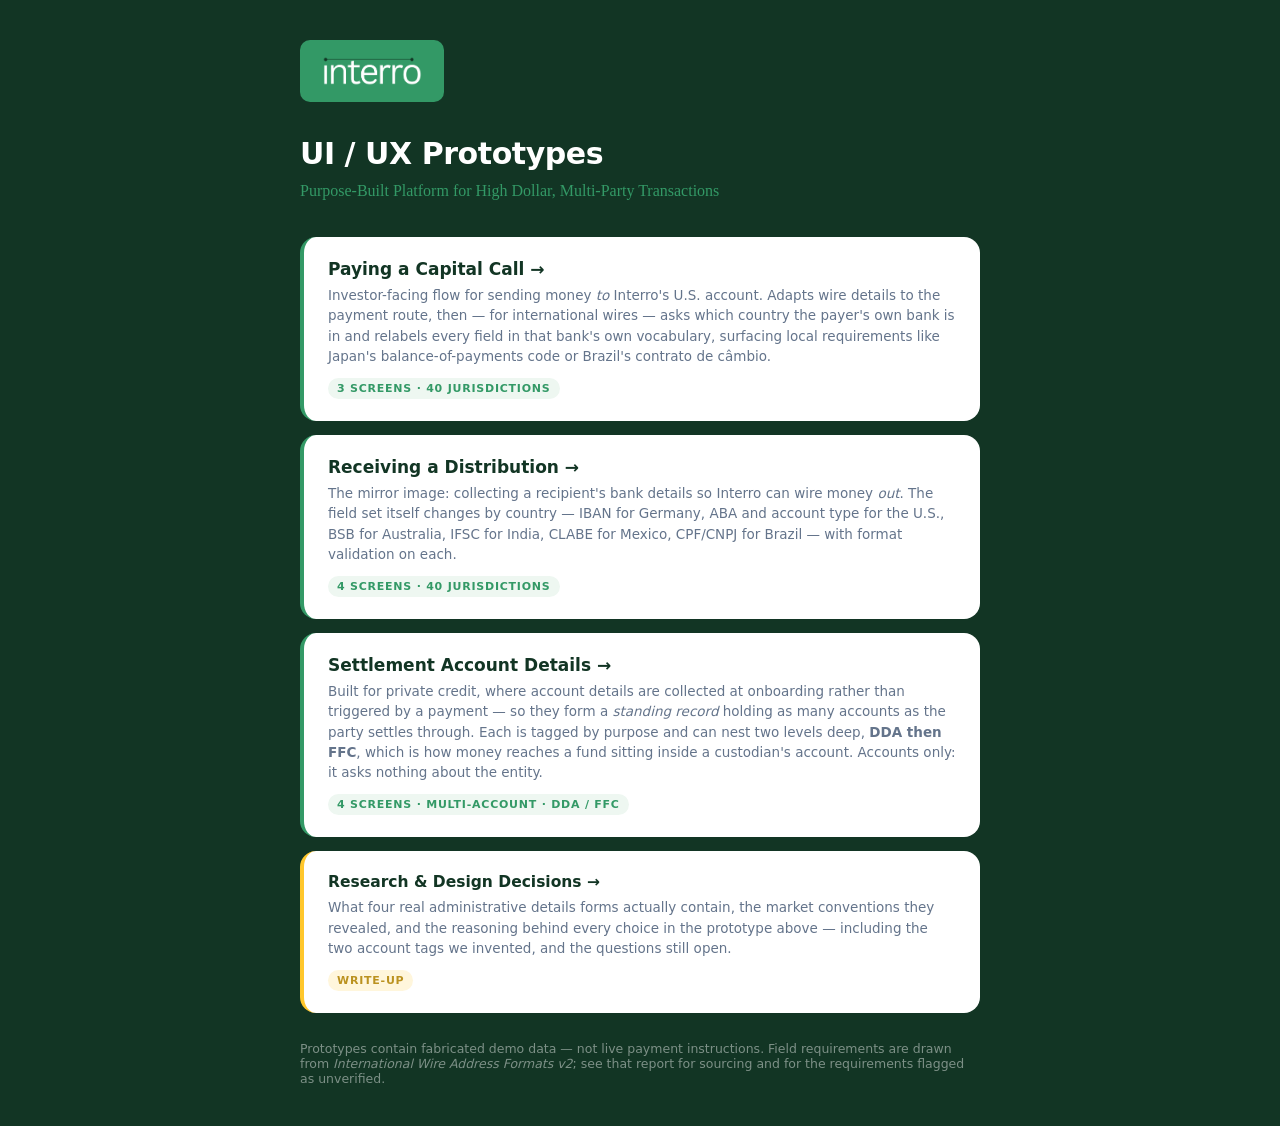
<file: index.html>
<!DOCTYPE html>
<html lang="en">
<head>
  <meta charset="UTF-8" />
  <meta name="viewport" content="width=device-width, initial-scale=1.0" />
  <title>Interro · UI/UX Prototypes</title>
  <link rel="stylesheet" href="brand/tokens.css" />
  <style>
    * { box-sizing: border-box; }
    body {
      margin: 0; min-height: 100vh;
      font-family: var(--font-sans); color: var(--ink);
      background: var(--interro-green);
      display: flex; align-items: center; justify-content: center;
      padding: 40px 24px;
    }
    .wrap { width: 100%; max-width: 680px; }
    /* The supplied knockout asset is plated on accent green #339966, so it sits
       inside a matching accent-green badge rather than bare on the deep-green
       page (where the plate edge would read as a rendering fault). */
    .logobadge {
      display: inline-block;
      background: var(--interro-accent);
      padding: 16px 22px;
      border-radius: var(--radius);
      margin-bottom: 30px;
      line-height: 0;
    }
    .logobadge img { height: 30px; width: auto; display: block; }
    h1 { color: #fff; font-size: 30px; margin: 0 0 8px; font-weight: 650; letter-spacing: -0.015em; }
    .tag {
      font-family: var(--font-serif); color: var(--interro-accent);
      font-size: 16px; margin: 0 0 34px; line-height: 1.5;
    }
    a.proto {
      display: block; text-decoration: none;
      background: #fff; border-radius: var(--radius-lg);
      padding: 22px 24px; margin-bottom: 14px;
      border-left: 4px solid var(--interro-accent);
      transition: transform .15s, box-shadow .15s;
    }
    a.proto:hover { transform: translateY(-2px); box-shadow: var(--shadow-lg); }
    .proto h2 { margin: 0 0 6px; font-size: 17px; color: var(--interro-green); font-weight: 700; }
    .proto p { margin: 0; font-size: 13.5px; color: var(--gray-500); line-height: 1.5; }
    .proto .meta {
      display: inline-block; margin-top: 12px; font-size: 11px; font-weight: 800;
      letter-spacing: 0.07em; text-transform: uppercase;
      color: var(--interro-accent); background: var(--interro-accent-soft);
      padding: 4px 9px; border-radius: 100px;
    }
    /* The write-up is a document, not a prototype — gold rule and quieter
       heading so it reads as supporting material rather than a fourth widget. */
    a.proto--doc { border-left-color: var(--interro-gold); }
    a.proto--doc h2 { font-size: 15.5px; }
    a.proto--doc .meta { color: var(--interro-gold-dark); background: var(--interro-gold-soft); }
    footer { color: rgba(255,255,255,.45); font-size: 12.5px; margin-top: 28px; }
  </style>
</head>
<body>
  <div class="wrap">
    <span class="logobadge"><img src="brand/interro-logo-knockout.png" alt="interro" /></span>
    <h1>UI / UX Prototypes</h1>
    <p class="tag">Purpose-Built Platform for High Dollar, Multi-Party Transactions</p>

    <a class="proto" href="prototypes/capital-call-wire-details/index.html">
      <h2>Paying a Capital Call →</h2>
      <p>
        Investor-facing flow for sending money <em>to</em> Interro's U.S. account.
        Adapts wire details to the payment route, then — for international wires —
        asks which country the payer's own bank is in and relabels every field in
        that bank's own vocabulary, surfacing local requirements like Japan's
        balance-of-payments code or Brazil's contrato de câmbio.
      </p>
      <span class="meta">3 screens · 40 jurisdictions</span>
    </a>

    <a class="proto" href="prototypes/distributions/index.html">
      <h2>Receiving a Distribution →</h2>
      <p>
        The mirror image: collecting a recipient's bank details so Interro can wire
        money <em>out</em>. The field set itself changes by country — IBAN for
        Germany, ABA and account type for the U.S., BSB for Australia, IFSC for
        India, CLABE for Mexico, CPF/CNPJ for Brazil — with format validation on
        each.
      </p>
      <span class="meta">4 screens · 40 jurisdictions</span>
    </a>

    <a class="proto" href="prototypes/admin-details/index.html">
      <h2>Settlement Account Details →</h2>
      <p>
        Built for private credit, where account details are collected at onboarding
        rather than triggered by a payment — so they form a <em>standing record</em>
        holding as many accounts as the party settles through. Each is tagged by
        purpose and can nest two levels deep, <strong>DDA then FFC</strong>, which
        is how money reaches a fund sitting inside a custodian's account. Accounts
        only: it asks nothing about the entity.
      </p>
      <span class="meta">4 screens · multi-account · DDA / FFC</span>
    </a>

    <a class="proto proto--doc" href="prototypes/admin-details/research.html">
      <h2>Research &amp; Design Decisions →</h2>
      <p>
        What four real administrative details forms actually contain, the market
        conventions they revealed, and the reasoning behind every choice in the
        prototype above — including the two account tags we invented, and the
        questions still open.
      </p>
      <span class="meta">Write-up</span>
    </a>

    <footer>
      Prototypes contain fabricated demo data — not live payment instructions.
      Field requirements are drawn from
      <em>International Wire Address Formats v2</em>; see that report for sourcing
      and for the requirements flagged as unverified.
    </footer>
  </div>
</body>
</html>
</file>
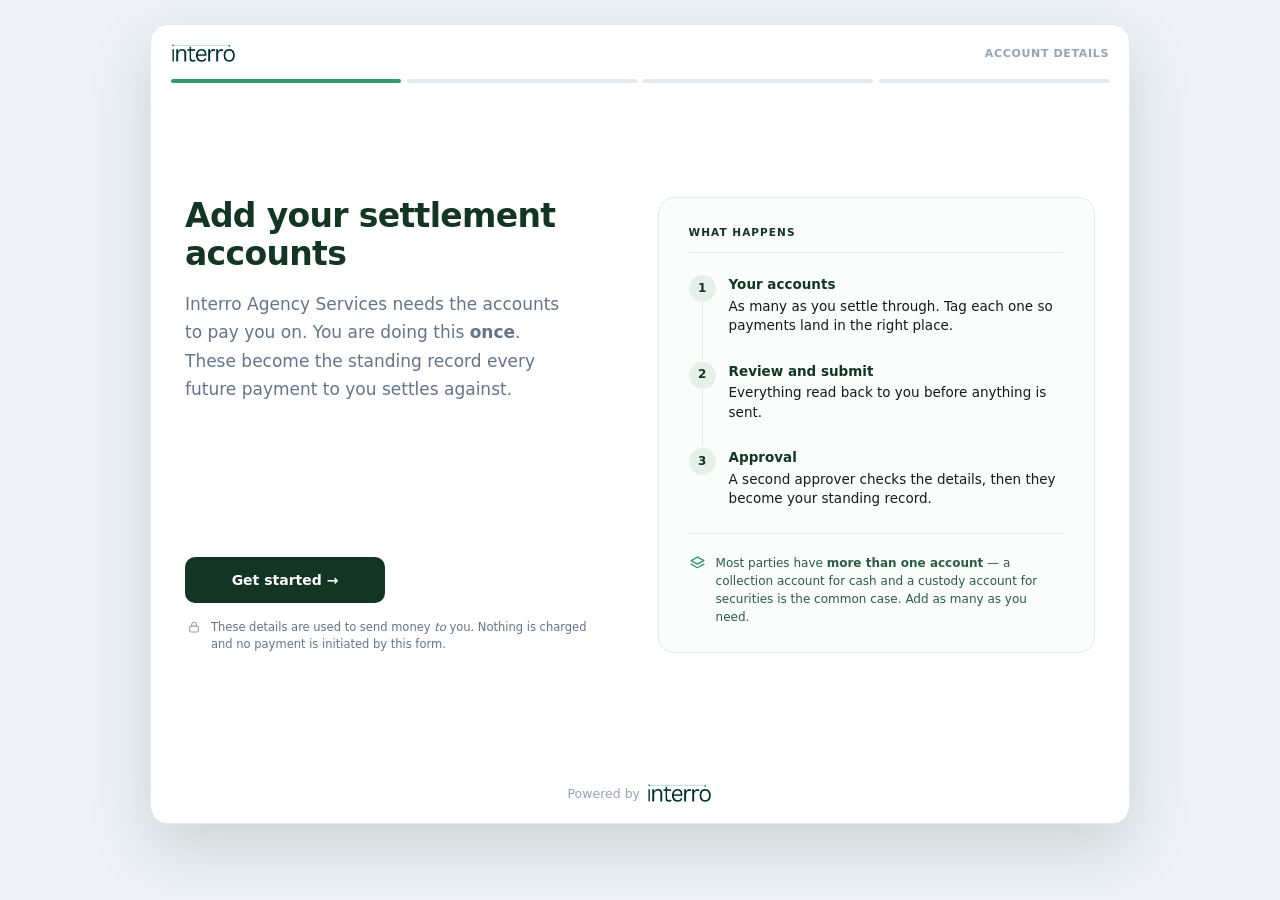
<file: prototypes/admin-details/index.html>
<!DOCTYPE html>
<html lang="en" data-theme="interro-green">
<head>
  <meta charset="UTF-8" />
  <meta name="viewport" content="width=device-width, initial-scale=1.0" />
  <title>Interro · Settlement Account Details</title>
  <link rel="stylesheet" href="../../brand/tokens.css" />
  <link rel="stylesheet" href="../shared/picker.css" />
  <!-- Two sheets are loaded as base layers before this prototype's own delta.
       Neither is modified — the capital-call and distribution prototypes are
       left exactly as they were.

         capital-call/app.css  the shell: phone frame, dev console, buttons,
                               cards, rows, modal, toast.
         distributions/app.css the form and terminal layers: .intro__lede,
                               .steps, .gotcha, .reqchip, .errsum, .terminal,
                               .summary, .spinner.

       Stacking them beats a third copy of a thousand lines that would drift
       within a week. The cost is some inert CSS (.distcard, .checkitem) that
       this flow never uses, which is cheaper than the drift. If a fourth
       prototype appears, the shared layers should be lifted into
       prototypes/shared/ — but that is a change to the existing two, and this
       round was asked to leave them alone. -->
  <link rel="stylesheet" href="../capital-call-wire-details/app.css" />
  <link rel="stylesheet" href="../distributions/app.css" />
  <!-- ?v= is a cache buster, and it is not decoration. GitHub Pages serves these
       files with Cache-Control: max-age=600, so for ten minutes after a deploy a
       browser that already has the page reuses the OLD app.js and app.css without
       even asking - which looks exactly like a fix that did not work. Changing the
       query string changes the URL, so the new file is fetched immediately.

       BUMP THIS on any change to app.css, adf.js or app.js. It is the difference
       between "fixed" and "fixed, and the person you sent the link to can see it".
       Only this prototype's own assets carry it; the two shared sheets above
       belong to the other prototypes and are left exactly as they are. -->
  <link rel="stylesheet" href="app.css?v=9" />
</head>
<body>

<div class="stage">

  <!-- ======================================================================
       DEV TOOLS — demo scaffolding, lives OUTSIDE the mobile frame.
       Never ships; exists so the flow and its variants can be driven live.
       Hidden unless the URL carries ?dev=1 — see the .devmode rule in app.css.
       ==================================================================== -->
  <aside class="dev">
    <div class="dev__title">Dev tools</div>

    <section class="dev__group">
      <p class="dev__label">Flow</p>
      <div class="dev__nav">
        <button class="dev__navitem" data-goto="intro">1 · What this is</button>
        <button class="dev__navitem" data-goto="accounts">2 · Accounts</button>
        <button class="dev__navitem" data-goto="review">3 · Review</button>
        <button class="dev__navitem" data-goto="done">4 · Submitted</button>
      </div>
    </section>

    <!-- The demo that sells the whole thing: a worked CLO, shaped exactly like
         the completed admin-details form Quorim supplied. The STRUCTURE is real;
         the names and numbers are invented, because this repo is mirrored to a
         public site and the source document holds a live CLO's live wire
         coordinates. See the note above seedCloExample() in app.js. -->
    <section class="dev__group">
      <p class="dev__label">Seed data</p>
      <button class="dev__reset" id="dev-seed">Load the worked CLO example</button>
      <p class="dev__hint">
        Two tagged sub-accounts inside one trustee DDA — collection and custody —
        which is the shape a flat one-account form cannot hold.
      </p>
    </section>

    <!-- The feature this prototype exists to evaluate. Off = one flat account
         with no tag and no second level, i.e. what a naive form would ship. -->
    <section class="dev__group">
      <p class="dev__label">Two-level accounts &amp; tagging</p>
      <label class="dev__check">
        <input type="checkbox" id="dev-twolevel" checked />
        <span>Ask DDA vs FFC structure &amp; tag each account</span>
      </label>
      <div class="dev__sub" id="dev-twolevel-sub">
        <label class="dev__check">
          <input type="checkbox" id="dev-ffcbuild" checked />
          <span>Offer to build the FFC account name</span>
        </label>
      </div>
    </section>

    <section class="dev__group">
      <p class="dev__label">Account being edited</p>
      <p class="dev__label" style="margin-top:8px">Bank country</p>
      <select class="dev__select" id="dev-country"></select>
      <p class="dev__hint" id="dev-schema-note"></p>
      <div class="dev__seg dev__seg--col" data-seg="structure">
        <button data-structure="dedicated">Dedicated account (1 level)</button>
        <button data-structure="omnibus">Custodian sub-account (2 levels)</button>
      </div>
    </section>

    <section class="dev__group">
      <p class="dev__label">Form behaviour</p>
      <label class="dev__check">
        <input type="checkbox" id="dev-uslabels" checked />
        <span>Show U.S. equivalent under each field</span>
      </label>
      <label class="dev__check">
        <input type="checkbox" id="dev-hints" checked />
        <span>Show “where to find it” hints</span>
      </label>
      <label class="dev__check">
        <input type="checkbox" id="dev-prefill" />
        <span>Prefill with valid sample data</span>
      </label>
    </section>

    <!-- ADFlow's stated benefit is "Remove Call-Backs", replaced by maker/checker
         + version history. Both endings are togglable because which one Interro
         ships is a policy decision, not a design one. -->
    <section class="dev__group">
      <p class="dev__label">Submitted screen</p>
      <div class="dev__seg dev__seg--col" data-seg="done">
        <button data-done="checker">Awaiting maker/checker approval</button>
        <button data-done="callback">Awaiting phone callback</button>
        <button data-done="published">Published</button>
      </div>
    </section>

    <section class="dev__group dev__group--last">
      <button class="dev__reset" id="dev-reset">Reset demo</button>
    </section>
  </aside>

  <!-- ======================================================================
       EMBEDDED FRAME — wide by default (see the width note in app.css), falling
       back to the same 390px mobile geometry as the other two flows below 900px.
       ==================================================================== -->
  <div class="phone">
    <div class="phone__scroll" id="scroll">

      <header class="wtop">
        <img class="wtop__logo" src="../../brand/interro-logo.png" alt="interro" />
        <span class="wtop__ctx">Account Details</span>
      </header>

      <div class="progress" id="progress" role="progressbar"
           aria-valuemin="1" aria-valuemax="4" aria-label="Progress"></div>

      <main id="app" class="screen"><!-- rendered by app.js --></main>

      <footer class="powered">
        <span>Powered by</span>
        <img src="../../brand/interro-logo.png" alt="Interro" />
      </footer>
    </div>

    <div class="modalroot" id="modal-root"></div>
    <div id="toast" class="toast" role="status" aria-live="polite"></div>
  </div>

</div>

<script src="../shared/countries.js"></script>
<script src="../shared/wireReceive.js"></script>
<script src="../shared/picker.js"></script>
<!-- ?v= must match the stylesheet above — see the note in <head>. -->
<script src="adf.js?v=9"></script>
<script src="app.js?v=9"></script>
</body>
</html>
</file>
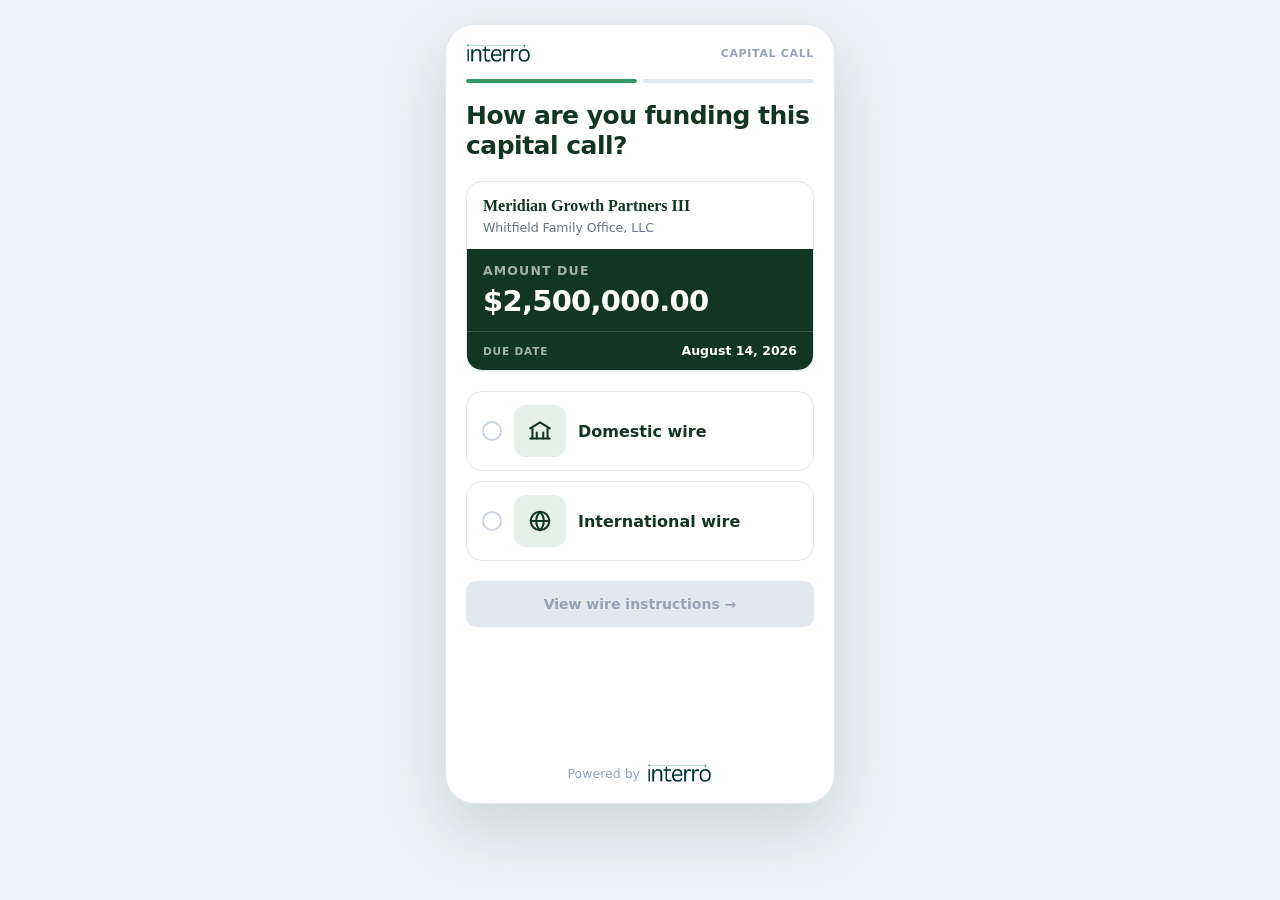
<file: prototypes/capital-call-wire-details/index.html>
<!DOCTYPE html>
<html lang="en" data-theme="interro-green">
<head>
  <meta charset="UTF-8" />
  <meta name="viewport" content="width=device-width, initial-scale=1.0" />
  <title>Interro · Capital Call Wire Instructions</title>
  <link rel="stylesheet" href="../../brand/tokens.css" />
  <link rel="stylesheet" href="../shared/picker.css" />
  <link rel="stylesheet" href="app.css" />
</head>
<body>

<div class="stage">

  <!-- ======================================================================
       DEV TOOLS — demo scaffolding, lives OUTSIDE the mobile frame.
       Never ships; exists so the flow and its variants can be driven live.
       Hidden unless the URL carries ?dev=1 — see the .devmode rule in app.css.
       ==================================================================== -->
  <aside class="dev">
    <div class="dev__title">Dev tools</div>

    <section class="dev__group">
      <p class="dev__label">Flow</p>
      <div class="dev__nav">
        <button class="dev__navitem" data-goto="choose">1 · Payment options</button>
        <button class="dev__navitem" data-goto="origin">2 · Where is your bank?</button>
        <button class="dev__navitem" data-goto="domestic">Domestic wire details</button>
        <button class="dev__navitem" data-goto="international">International wire details</button>
      </div>
    </section>

    <!-- The feature this prototype exists to evaluate: asking the payer which
         country their own bank sits in, then relabelling the wire instructions
         in that bank's own field names. Off = the old single generic screen. -->
    <section class="dev__group">
      <p class="dev__label">Localized international instructions</p>
      <label class="dev__check">
        <input type="checkbox" id="dev-origin" checked />
        <span>Ask “Where is your bank located?” &amp; localize field names</span>
      </label>
      <div class="dev__sub" id="dev-origin-sub">
        <p class="dev__label">Sending bank country</p>
        <select class="dev__select" id="dev-country"></select>
        <label class="dev__check">
          <input type="checkbox" id="dev-uslabels" checked />
          <span>Show U.S. equivalent as a subheader</span>
        </label>
      </div>
    </section>

    <section class="dev__group">
      <p class="dev__label">Payment options layout</p>
      <div class="dev__seg" data-seg="layout">
        <button data-layout="stacked">Stacked</button>
        <button data-layout="side">Side by side</button>
      </div>
    </section>

    <section class="dev__group">
      <p class="dev__label">Amount due treatment</p>
      <div class="dev__seg dev__seg--col" data-seg="amount">
        <button data-amount="band">Green band (reversed)</button>
        <button data-amount="plain">White, dark green text</button>
      </div>
    </section>

    <section class="dev__group">
      <p class="dev__label">Due date placement</p>
      <div class="dev__seg dev__seg--col" data-seg="due">
        <button data-due="inline">Beside the amount</button>
        <button data-due="row">Its own row</button>
      </div>
    </section>

    <section class="dev__group">
      <p class="dev__label">Payment options screen</p>
      <label class="dev__check">
        <input type="checkbox" id="dev-lp" checked />
        <span>Show LP name under the GP name</span>
      </label>
    </section>

    <section class="dev__group">
      <p class="dev__label">Wire memo code</p>
      <div class="dev__seg dev__seg--col" data-seg="memo">
        <button data-memo="required">Required (gold)</button>
        <button data-memo="recommended">Recommended (blue)</button>
      </div>
    </section>

    <section class="dev__group">
      <p class="dev__label">Details page</p>
      <label class="dev__check">
        <input type="checkbox" id="dev-addl" />
        <span>“Additional Payment Information” accordion</span>
      </label>
    </section>

    <section class="dev__group dev__group--last">
      <button class="dev__reset" id="dev-reset">Reset demo</button>
    </section>
  </aside>

  <!-- ======================================================================
       MOBILE FRAME — Interro ships this UI as an embedded widget, so the
       prototype is constrained to a true 390px viewport.
       ==================================================================== -->
  <div class="phone">
    <div class="phone__scroll" id="scroll">

      <header class="wtop">
        <img class="wtop__logo" src="../../brand/interro-logo.png" alt="interro" />
        <span class="wtop__ctx">Capital Call</span>
      </header>

      <!-- segmented step bar — lights up green as the flow advances -->
      <div class="progress" id="progress" role="progressbar"
           aria-valuemin="1" aria-valuemax="2" aria-label="Progress"></div>

      <main id="app" class="screen"><!-- rendered by app.js --></main>

      <footer class="powered">
        <span>Powered by</span>
        <img src="../../brand/interro-logo.png" alt="Interro" />
      </footer>
    </div>

    <!-- modals render inside the frame, not over the whole page -->
    <div class="modalroot" id="modal-root"></div>
    <div id="toast" class="toast" role="status" aria-live="polite"></div>
  </div>

</div>

<script src="../shared/countries.js"></script>
<script src="../shared/wireFields.js"></script>
<script src="../shared/picker.js"></script>
<script src="app.js"></script>
</body>
</html>
</file>
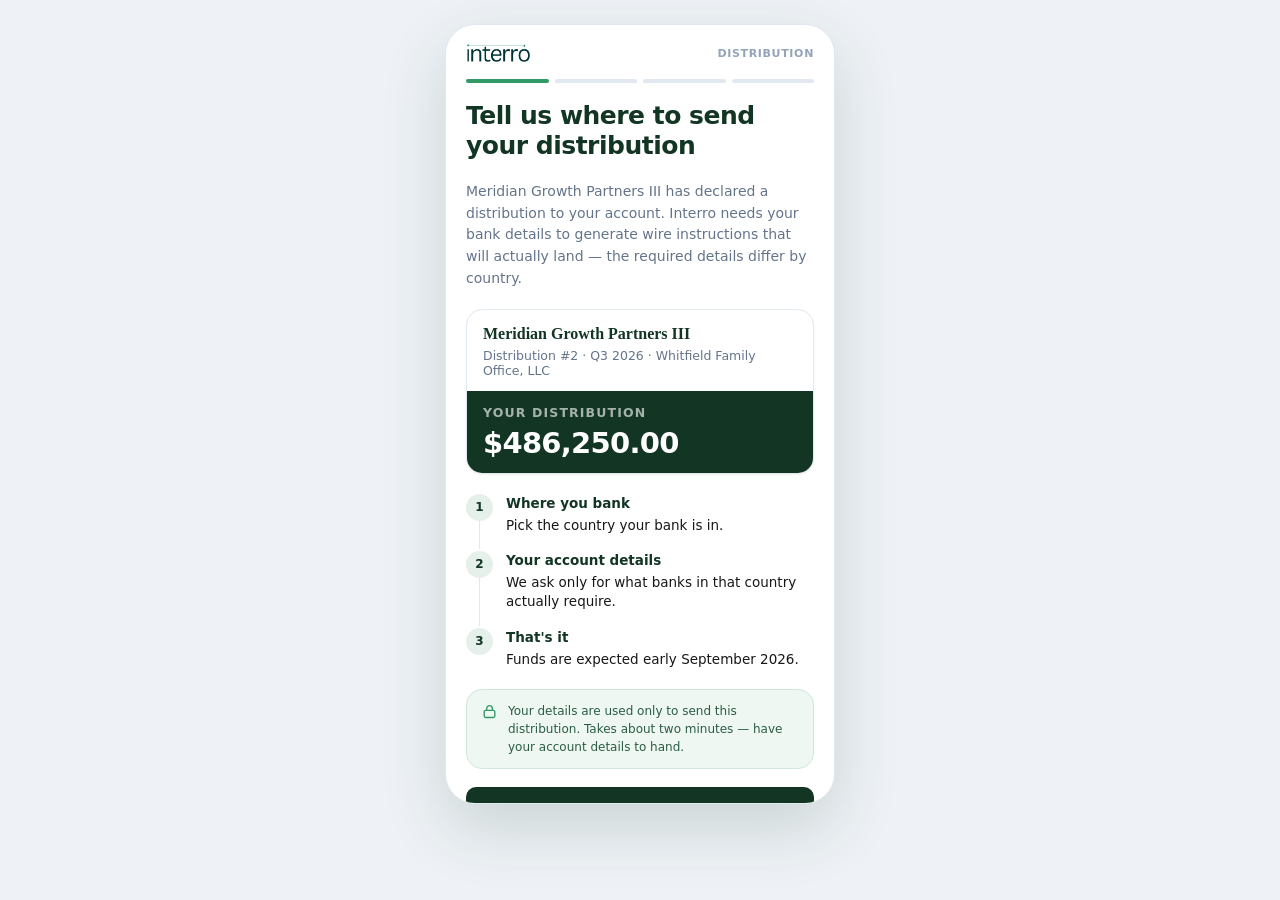
<file: prototypes/distributions/index.html>
<!DOCTYPE html>
<html lang="en" data-theme="interro-green">
<head>
  <meta charset="UTF-8" />
  <meta name="viewport" content="width=device-width, initial-scale=1.0" />
  <title>Interro · Receive a Distribution</title>
  <link rel="stylesheet" href="../../brand/tokens.css" />
  <link rel="stylesheet" href="../shared/picker.css" />
  <link rel="stylesheet" href="../capital-call-wire-details/app.css" />
  <link rel="stylesheet" href="app.css" />
</head>
<body>

<div class="stage">

  <!-- ======================================================================
       DEV TOOLS — demo scaffolding, lives OUTSIDE the mobile frame.
       Never ships; exists so the flow and its variants can be driven live.
       Hidden unless the URL carries ?dev=1 — see the .devmode rule in app.css.
       ==================================================================== -->
  <aside class="dev">
    <div class="dev__title">Dev tools</div>

    <section class="dev__group">
      <p class="dev__label">Flow</p>
      <div class="dev__nav">
        <button class="dev__navitem" data-goto="intro">1 · What this is</button>
        <button class="dev__navitem" data-goto="country">2 · Bank country</button>
        <button class="dev__navitem" data-goto="details">3 · Your wire details</button>
        <button class="dev__navitem" data-goto="done">4 · Success</button>
      </div>
    </section>

    <section class="dev__group">
      <p class="dev__label">Recipient's bank country</p>
      <select class="dev__select" id="dev-country"></select>
      <p class="dev__hint" id="dev-schema-note"></p>
    </section>

    <section class="dev__group">
      <p class="dev__label">Form behaviour</p>
      <label class="dev__check">
        <input type="checkbox" id="dev-uslabels" checked />
        <span>Show U.S. equivalent under each field</span>
      </label>
      <label class="dev__check">
        <input type="checkbox" id="dev-hints" checked />
        <span>Show “where to find it” hints</span>
      </label>
      <label class="dev__check">
        <input type="checkbox" id="dev-prefill" />
        <span>Prefill with valid sample data</span>
      </label>
    </section>

    <section class="dev__group">
      <p class="dev__label">Success screen</p>
      <div class="dev__seg dev__seg--col" data-seg="done">
        <button data-done="checking">Verifying (animated)</button>
        <button data-done="success">Complete</button>
      </div>
    </section>

    <section class="dev__group dev__group--last">
      <button class="dev__reset" id="dev-reset">Reset demo</button>
    </section>
  </aside>

  <!-- ======================================================================
       MOBILE FRAME — same 390px widget geometry as the capital-call flow.
       ==================================================================== -->
  <div class="phone">
    <div class="phone__scroll" id="scroll">

      <header class="wtop">
        <img class="wtop__logo" src="../../brand/interro-logo.png" alt="interro" />
        <span class="wtop__ctx">Distribution</span>
      </header>

      <div class="progress" id="progress" role="progressbar"
           aria-valuemin="1" aria-valuemax="4" aria-label="Progress"></div>

      <main id="app" class="screen"><!-- rendered by app.js --></main>

      <footer class="powered">
        <span>Powered by</span>
        <img src="../../brand/interro-logo.png" alt="Interro" />
      </footer>
    </div>

    <div class="modalroot" id="modal-root"></div>
    <div id="toast" class="toast" role="status" aria-live="polite"></div>
  </div>

</div>

<script src="../shared/countries.js"></script>
<script src="../shared/wireReceive.js"></script>
<script src="../shared/picker.js"></script>
<script src="app.js"></script>
</body>
</html>
</file>
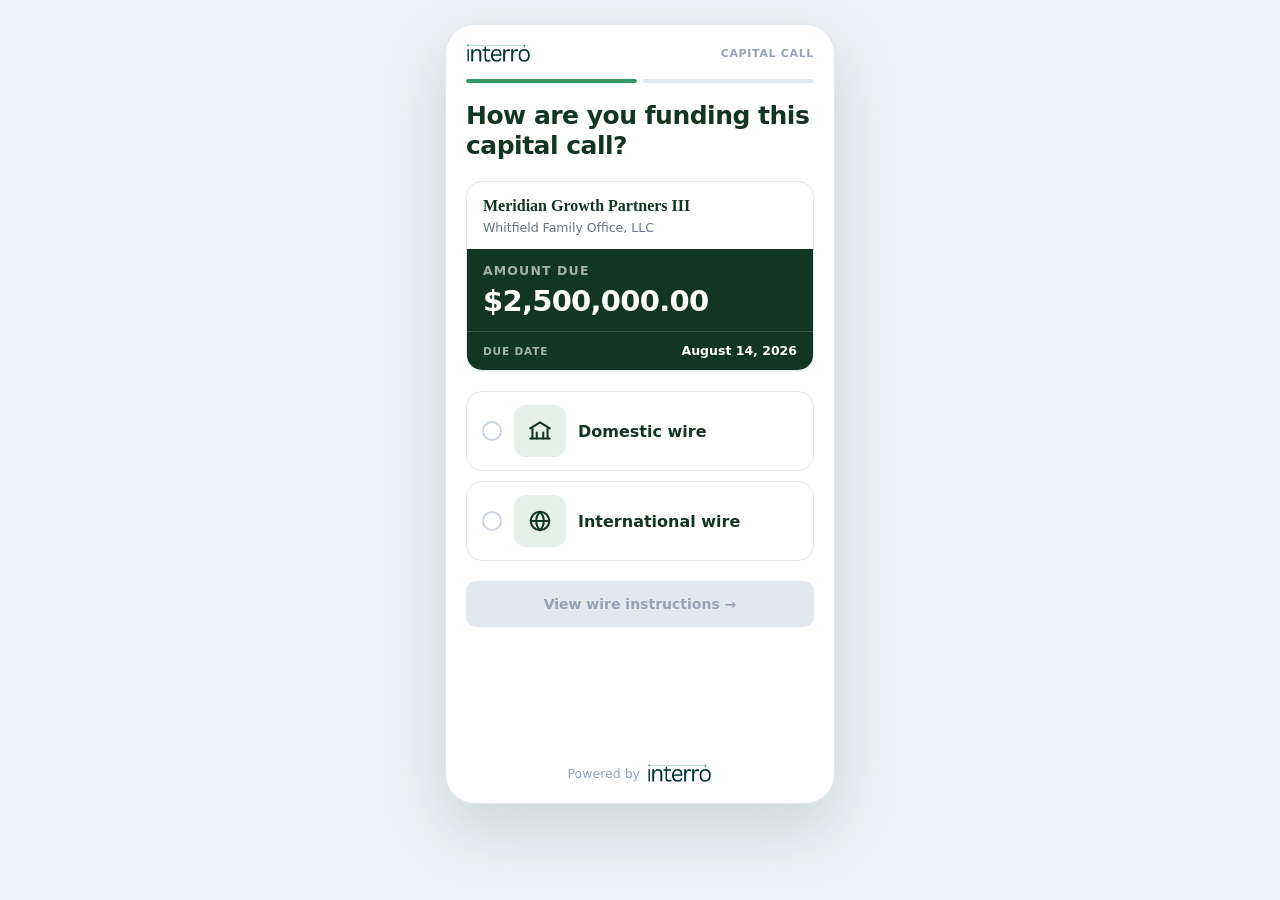
<file: prototypes/wire-details/index.html>
<!DOCTYPE html>
<html lang="en">
<head>
  <meta charset="UTF-8" />
  <meta name="robots" content="noindex" />
  <title>Moved → Capital Call Wire Details</title>

  <!--
    REDIRECT STUB. This prototype moved to ../capital-call-wire-details/ so the
    folder name says which flow it is. Links to the old path were already in
    circulation, so rather than leave them 404ing this forwards them on.

    GitHub Pages serves static files only — no server-side redirects — so it has
    to happen in the page. The script preserves the query string (?dev=1,
    ?route=international&bank=DE and so on) and uses location.replace so the old
    URL does not sit in the back-button history. The meta refresh is the fallback
    if scripting is off; it cannot carry the query string, hence both.

    Safe to delete once the old link is no longer anywhere anyone can click it.
  -->
  <script>
    location.replace('../capital-call-wire-details/' + location.search + location.hash);
  </script>
  <noscript>
    <meta http-equiv="refresh" content="0; url=../capital-call-wire-details/" />
  </noscript>

  <style>
    body {
      margin: 0; min-height: 100vh;
      display: flex; align-items: center; justify-content: center;
      font: 15px/1.6 system-ui, -apple-system, "Segoe UI", sans-serif;
      color: #2b3a33; background: #eef2f6; padding: 24px; text-align: center;
    }
    a { color: #339966; }
  </style>
</head>
<body>
  <p>
    This prototype moved.<br />
    <a href="../capital-call-wire-details/">Continue to Capital Call Wire Details →</a>
  </p>
</body>
</html>
</file>
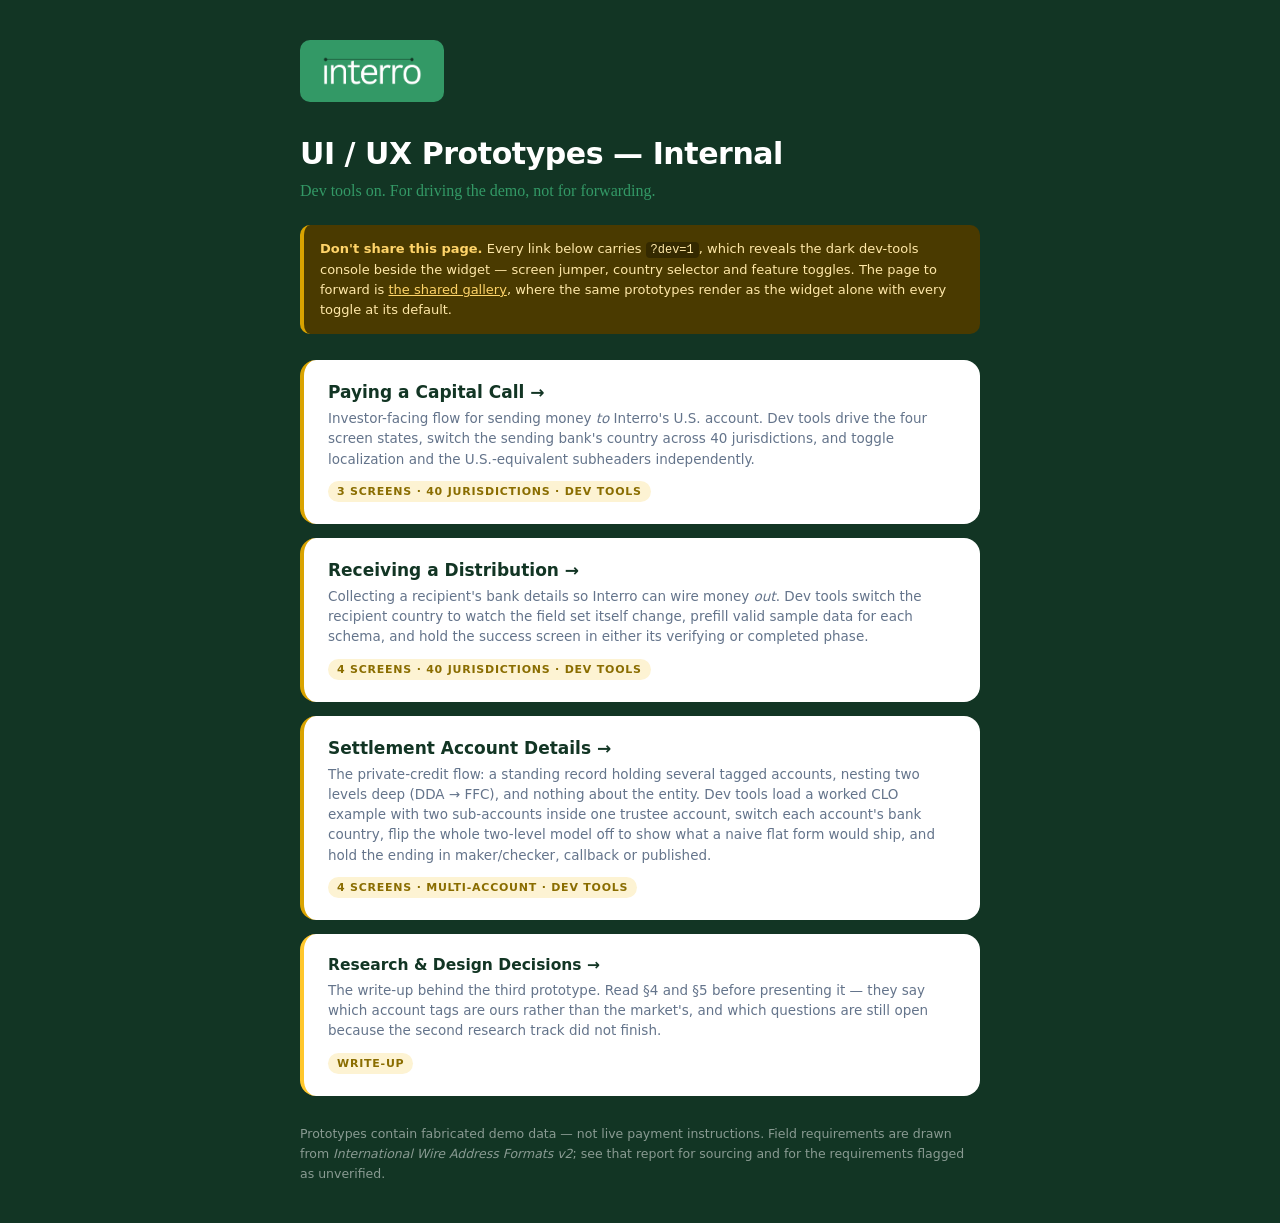
<file: internal.html>
<!DOCTYPE html>
<html lang="en">
<head>
  <meta charset="UTF-8" />
  <meta name="viewport" content="width=device-width, initial-scale=1.0" />
  <meta name="robots" content="noindex, nofollow" />
  <title>Interro · UI/UX Prototypes (internal)</title>
  <link rel="stylesheet" href="brand/tokens.css" />
  <style>
    * { box-sizing: border-box; }
    body {
      margin: 0; min-height: 100vh;
      font-family: var(--font-sans); color: var(--ink);
      background: var(--interro-green);
      display: flex; align-items: center; justify-content: center;
      padding: 40px 24px;
    }
    .wrap { width: 100%; max-width: 680px; }
    /* Same accent-green badge as the shared gallery — the knockout asset is
       plated on #339966, so a bare placement would show a visible plate edge. */
    .logobadge {
      display: inline-block;
      background: var(--interro-accent);
      padding: 16px 22px;
      border-radius: var(--radius);
      margin-bottom: 30px;
      line-height: 0;
    }
    .logobadge img { height: 30px; width: auto; display: block; }
    h1 { color: #fff; font-size: 30px; margin: 0 0 8px; font-weight: 650; letter-spacing: -0.015em; }
    .tag {
      font-family: var(--font-serif); color: var(--interro-accent);
      font-size: 16px; margin: 0 0 22px; line-height: 1.5;
    }
    /* Loud enough that nobody mistakes this page for the one they can forward. */
    .banner {
      background: #4a3a00; border-left: 4px solid #d9a300;
      color: #ffe8a8; border-radius: var(--radius);
      padding: 14px 16px; margin: 0 0 26px;
      font-size: 13px; line-height: 1.55;
    }
    .banner strong { color: #ffd469; }
    .banner code {
      font-family: var(--font-mono, ui-monospace, monospace);
      font-size: 12px; background: rgba(0,0,0,.3);
      padding: 1px 5px; border-radius: 4px;
    }
    a.proto {
      display: block; text-decoration: none;
      background: #fff; border-radius: var(--radius-lg);
      padding: 22px 24px; margin-bottom: 14px;
      border-left: 4px solid #d9a300;
      transition: transform .15s, box-shadow .15s;
    }
    a.proto:hover { transform: translateY(-2px); box-shadow: var(--shadow-lg); }
    .proto h2 { margin: 0 0 6px; font-size: 17px; color: var(--interro-green); font-weight: 700; }
    .proto p { margin: 0; font-size: 13.5px; color: var(--gray-500); line-height: 1.5; }
    .proto .meta {
      display: inline-block; margin-top: 12px; font-size: 11px; font-weight: 800;
      letter-spacing: 0.07em; text-transform: uppercase;
      color: #8a6d00; background: #fdf3d3;
      padding: 4px 9px; border-radius: 100px;
    }
    /* The write-up is a document, not a prototype, and carries no ?dev=1. */
    a.proto--doc { border-left-color: var(--interro-gold); }
    a.proto--doc h2 { font-size: 15.5px; }
    footer { color: rgba(255,255,255,.5); font-size: 12.5px; margin-top: 28px; line-height: 1.6; }
    footer a { color: var(--interro-accent); }
  </style>
</head>
<body>
  <div class="wrap">
    <span class="logobadge"><img src="brand/interro-logo-knockout.png" alt="interro" /></span>
    <h1>UI / UX Prototypes — Internal</h1>
    <p class="tag">Dev tools on. For driving the demo, not for forwarding.</p>

    <div class="banner">
      <strong>Don't share this page.</strong> Every link below carries
      <code>?dev=1</code>, which reveals the dark dev-tools console beside the
      widget — screen jumper, country selector and feature toggles. The page to
      forward is <a href="index.html" style="color:#ffd469">the shared gallery</a>,
      where the same prototypes render as the widget alone with every toggle at
      its default.
    </div>

    <a class="proto" href="prototypes/capital-call-wire-details/index.html?dev=1">
      <h2>Paying a Capital Call →</h2>
      <p>
        Investor-facing flow for sending money <em>to</em> Interro's U.S. account.
        Dev tools drive the four screen states, switch the sending bank's country
        across 40 jurisdictions, and toggle localization and the U.S.-equivalent
        subheaders independently.
      </p>
      <span class="meta">3 screens · 40 jurisdictions · dev tools</span>
    </a>

    <a class="proto" href="prototypes/distributions/index.html?dev=1">
      <h2>Receiving a Distribution →</h2>
      <p>
        Collecting a recipient's bank details so Interro can wire money
        <em>out</em>. Dev tools switch the recipient country to watch the field
        set itself change, prefill valid sample data for each schema, and hold
        the success screen in either its verifying or completed phase.
      </p>
      <span class="meta">4 screens · 40 jurisdictions · dev tools</span>
    </a>

    <a class="proto" href="prototypes/admin-details/index.html?dev=1">
      <h2>Settlement Account Details →</h2>
      <p>
        The private-credit flow: a standing record holding several tagged accounts,
        nesting two levels deep (DDA → FFC), and nothing about the entity. Dev
        tools load a worked CLO example with two sub-accounts inside one trustee
        account, switch each account's bank country, flip the whole two-level model
        off to show what a naive flat form would ship, and hold the ending in
        maker/checker, callback or published.
      </p>
      <span class="meta">4 screens · multi-account · dev tools</span>
    </a>

    <a class="proto proto--doc" href="prototypes/admin-details/research.html">
      <h2>Research &amp; Design Decisions →</h2>
      <p>
        The write-up behind the third prototype. Read §4 and §5 before presenting
        it — they say which account tags are ours rather than the market's, and
        which questions are still open because the second research track did not
        finish.
      </p>
      <span class="meta">Write-up</span>
    </a>

    <footer>
      Prototypes contain fabricated demo data — not live payment instructions.
      Field requirements are drawn from
      <em>International Wire Address Formats v2</em>; see that report for sourcing
      and for the requirements flagged as unverified.
    </footer>
  </div>
</body>
</html>
</file>
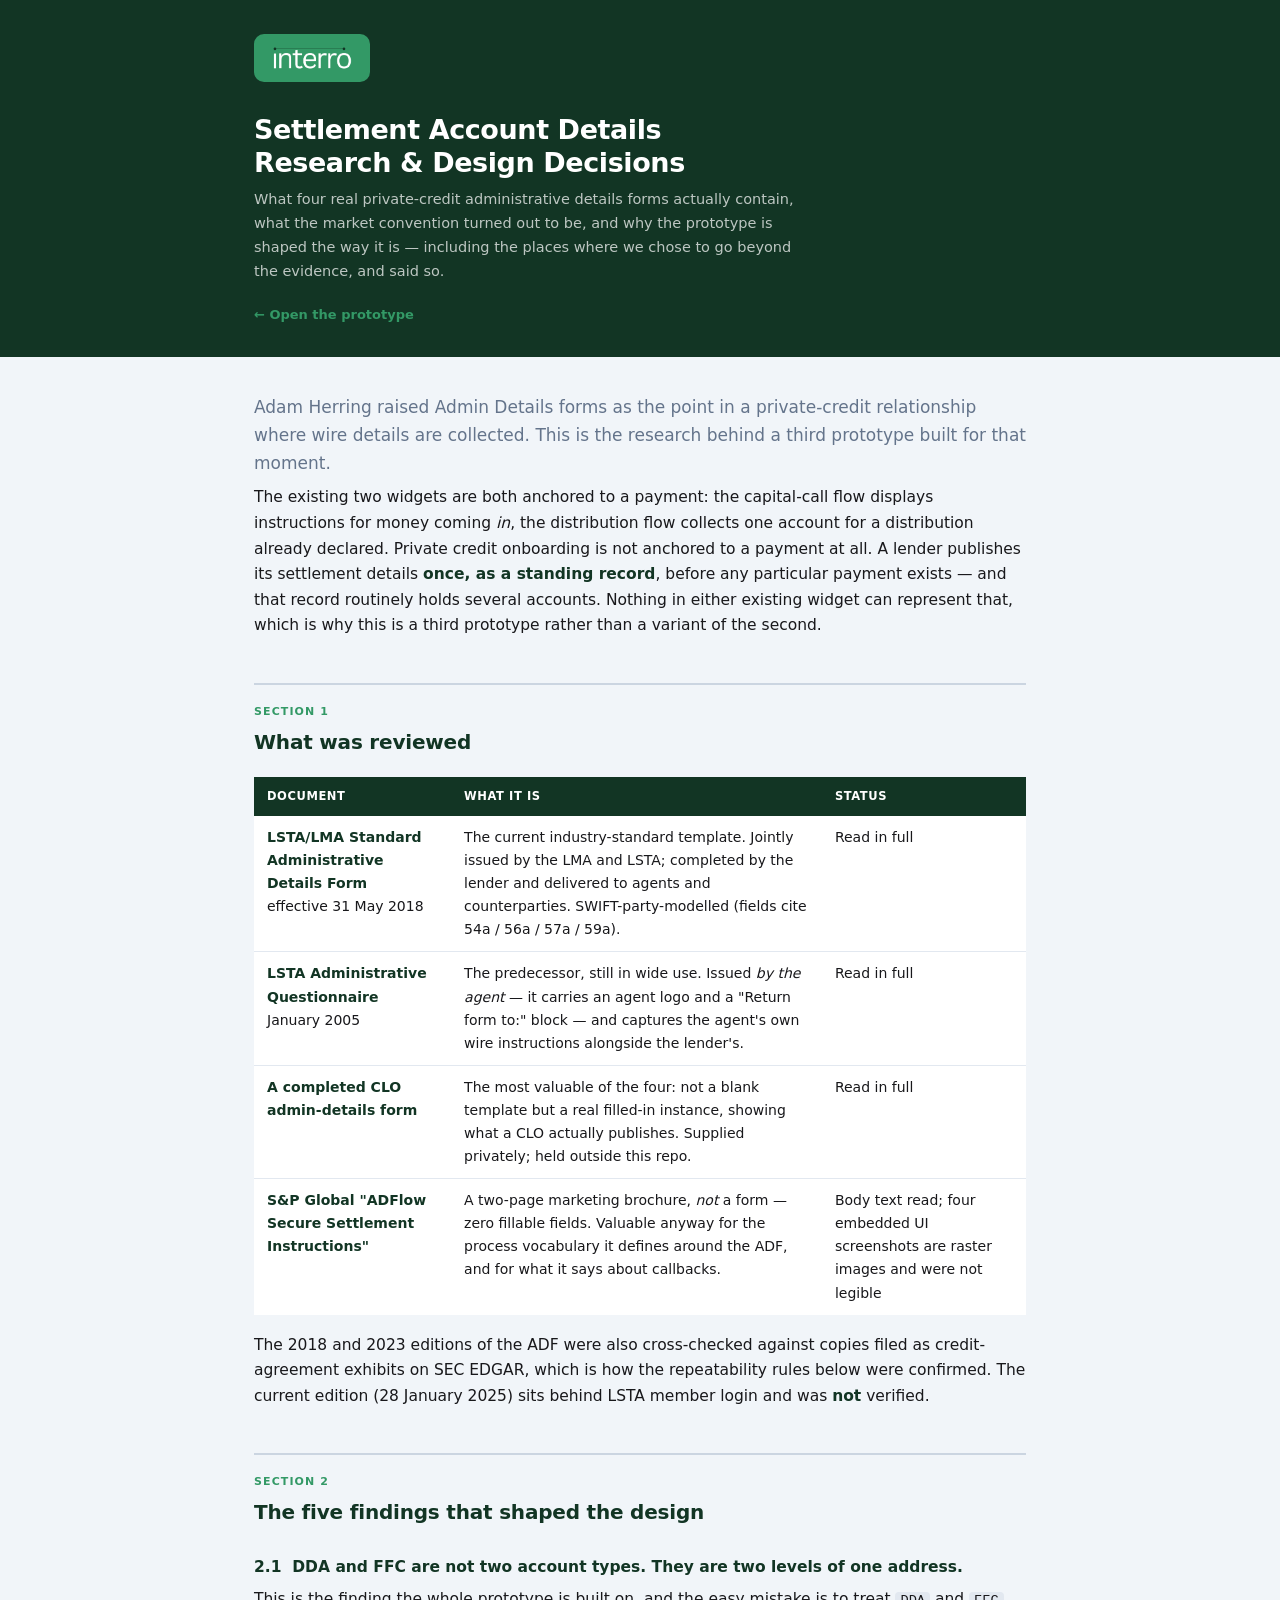
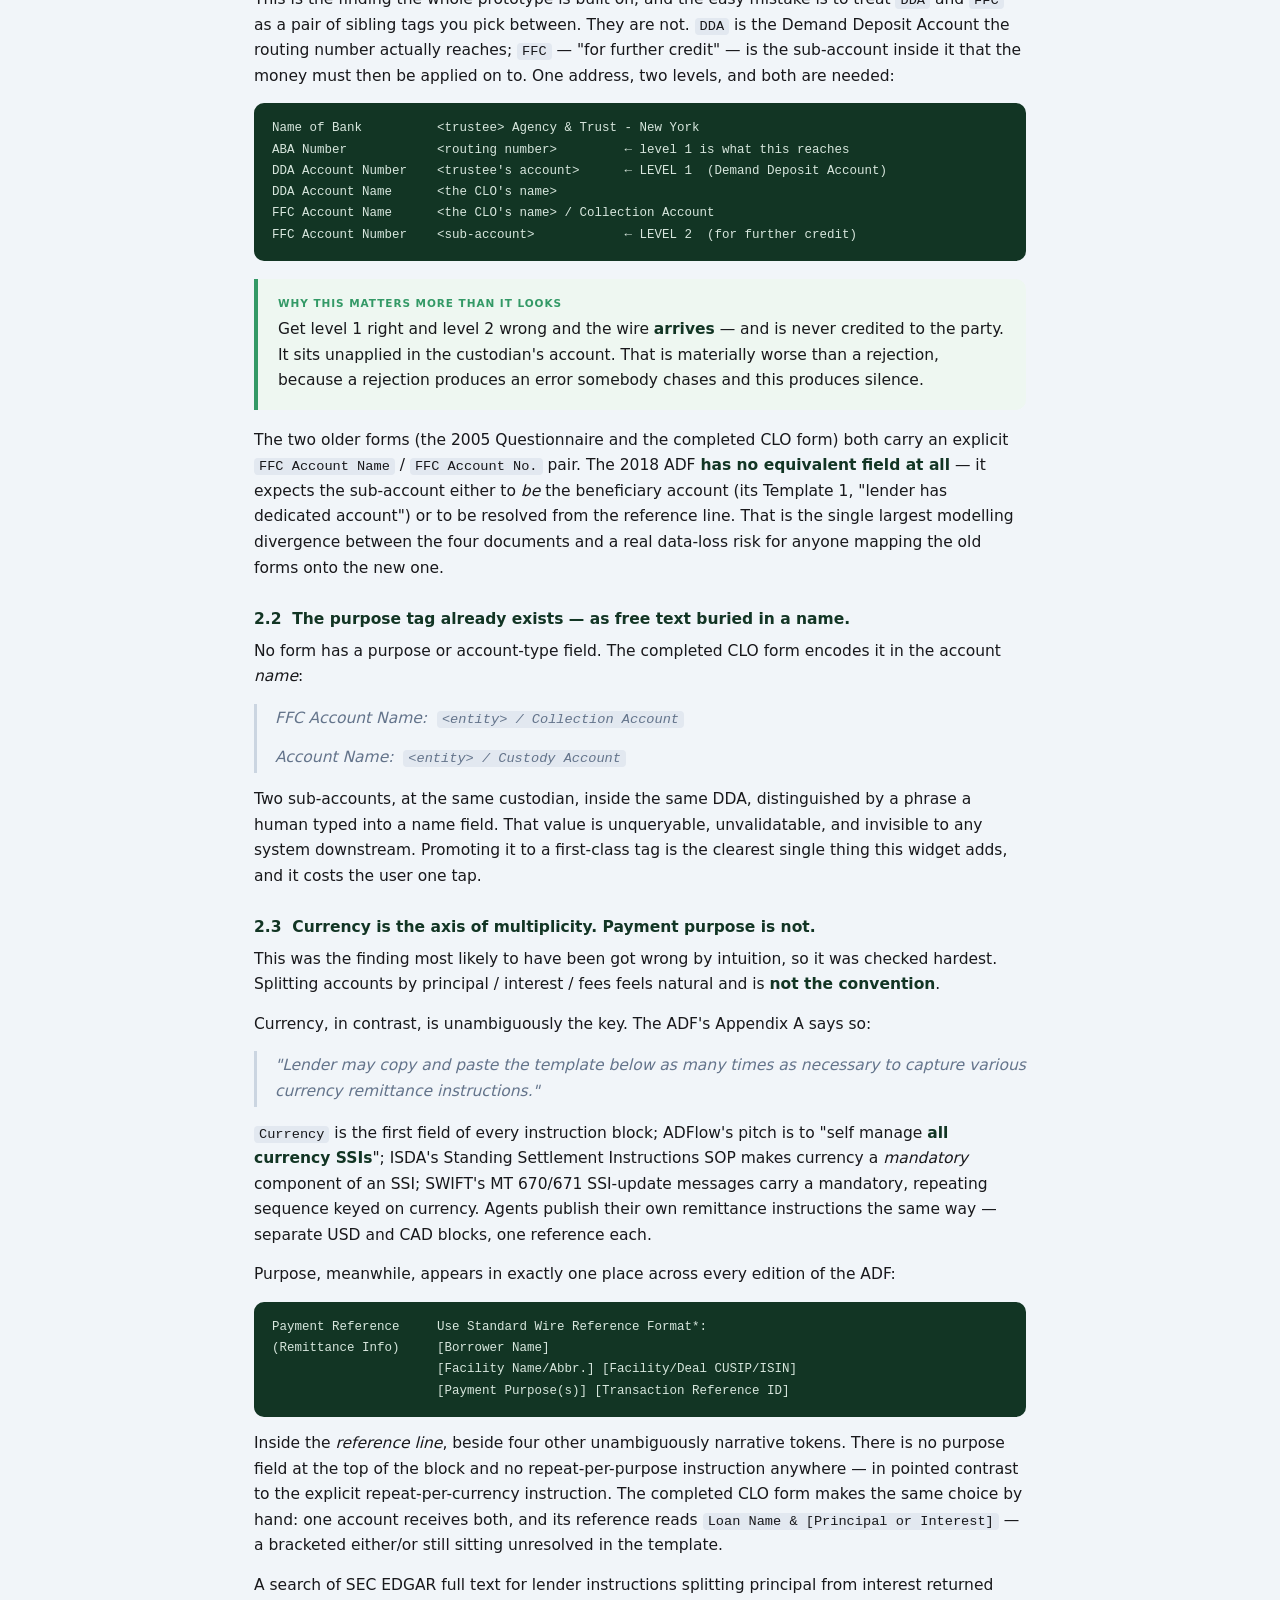
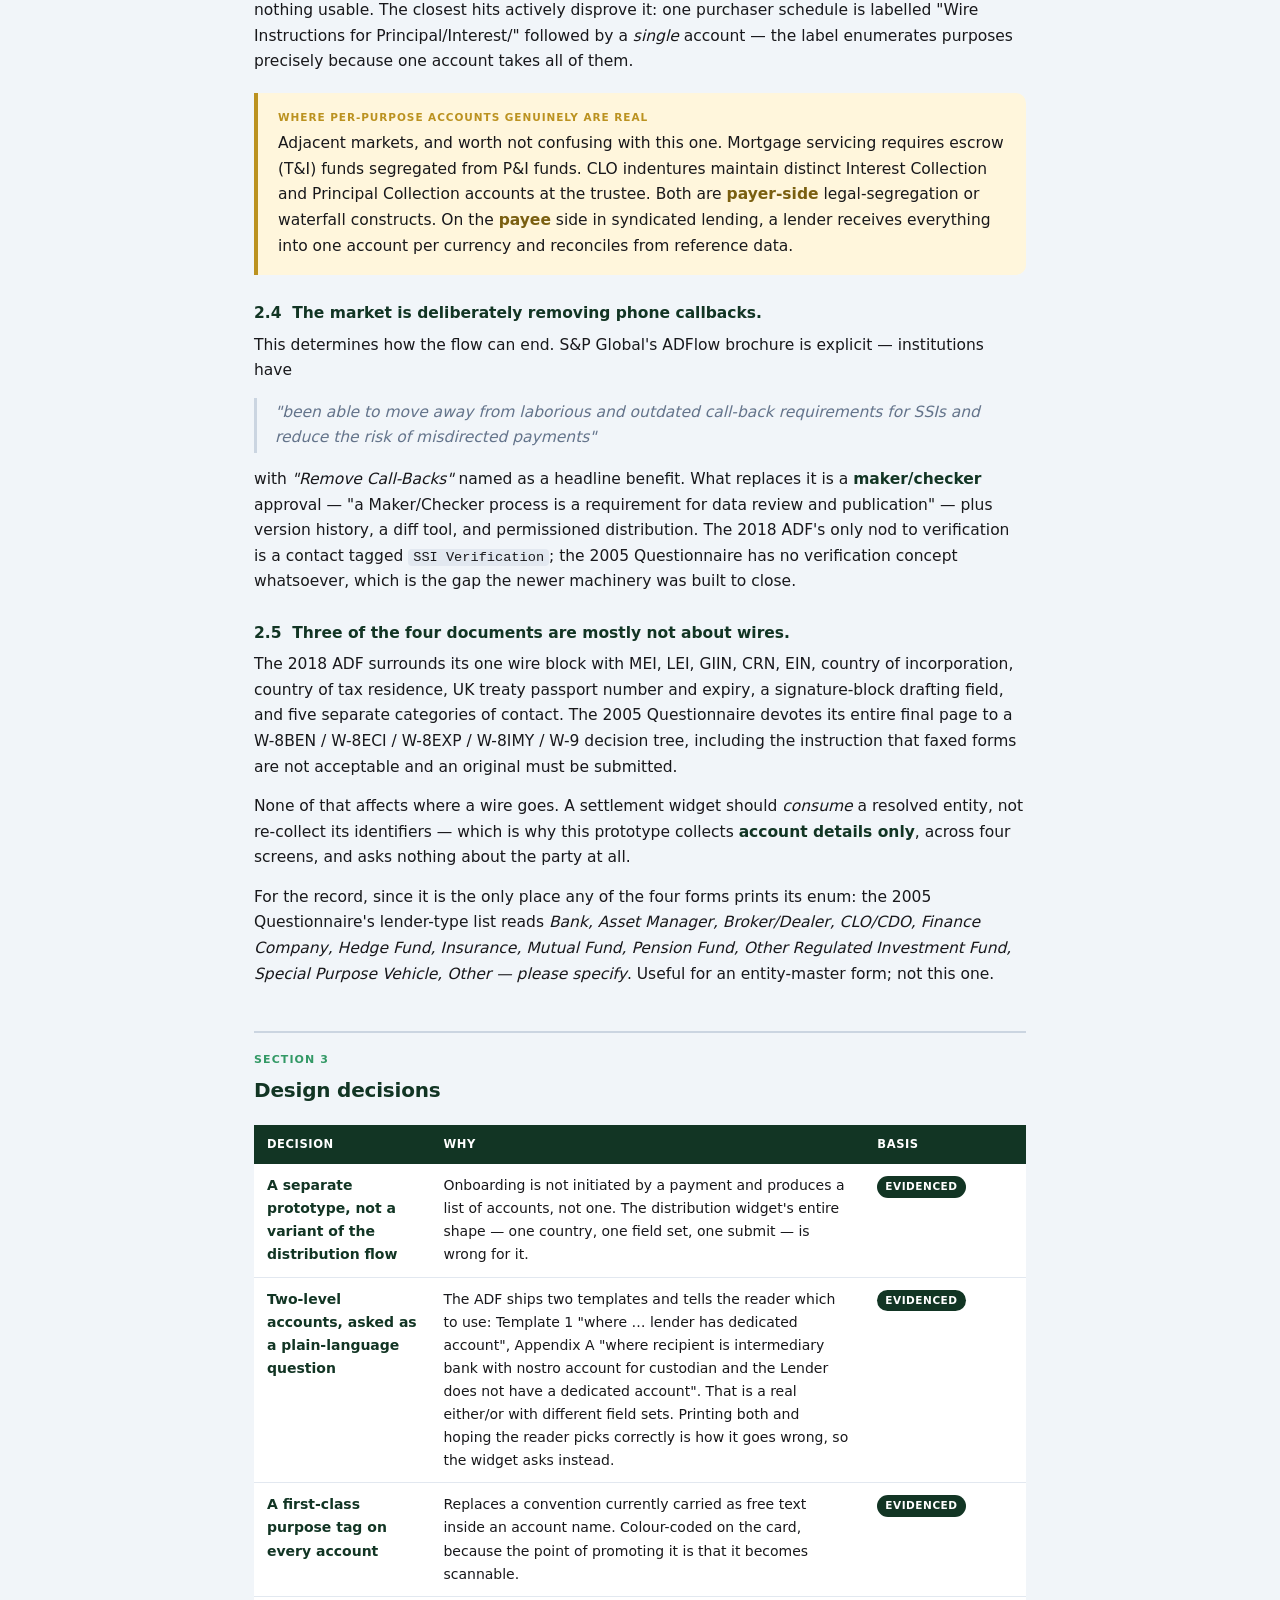
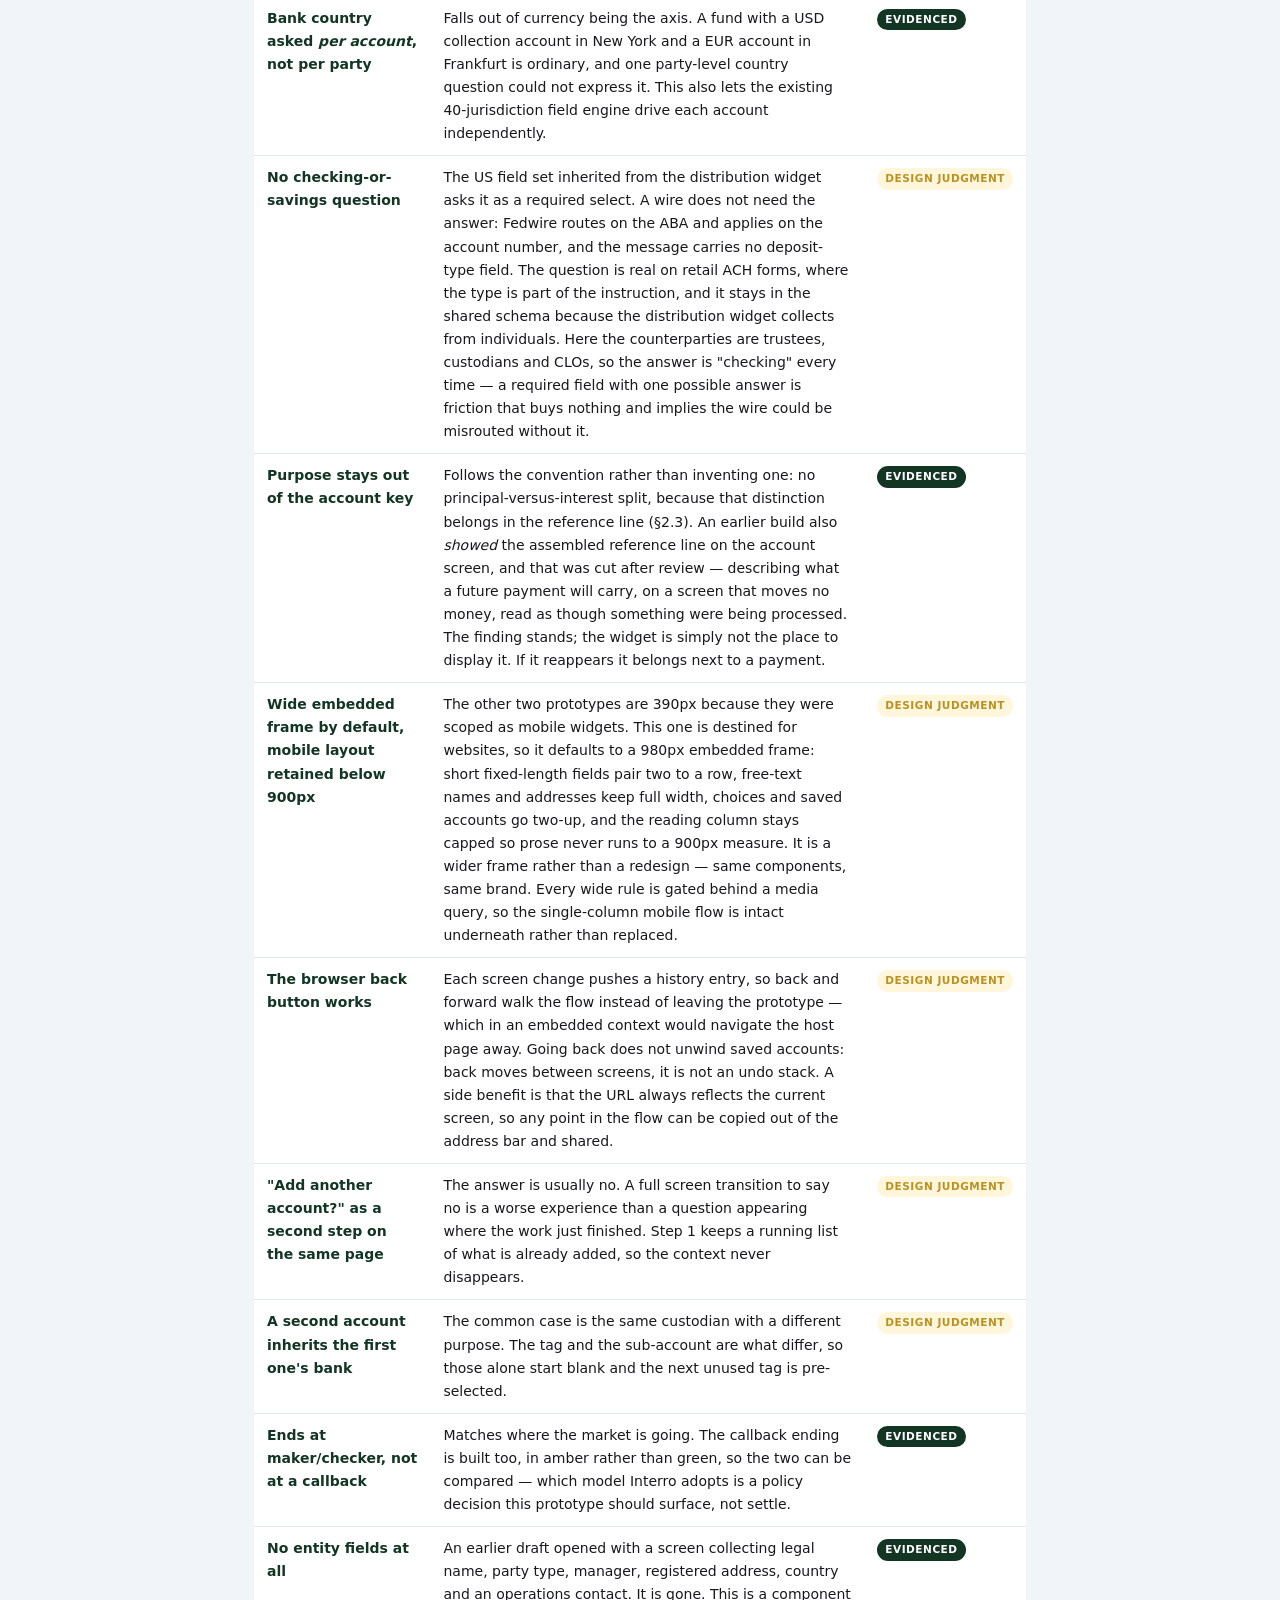
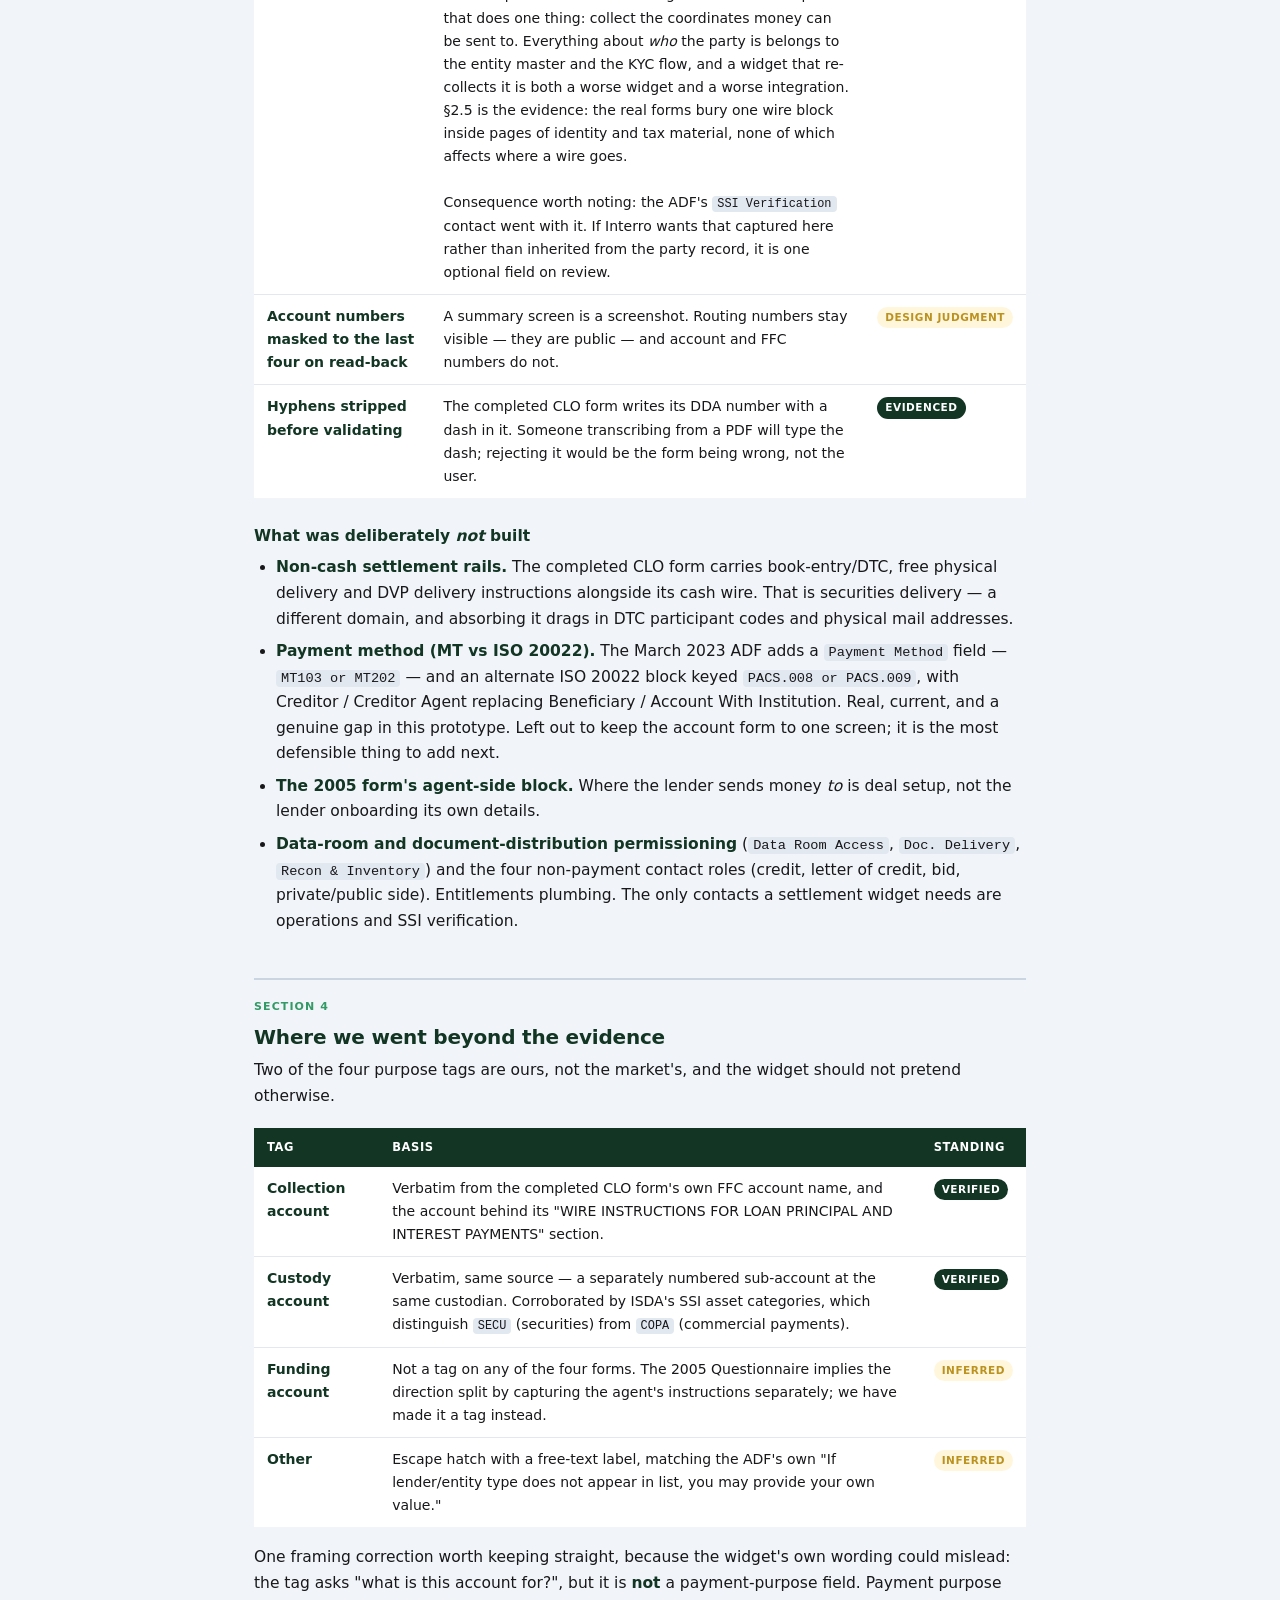
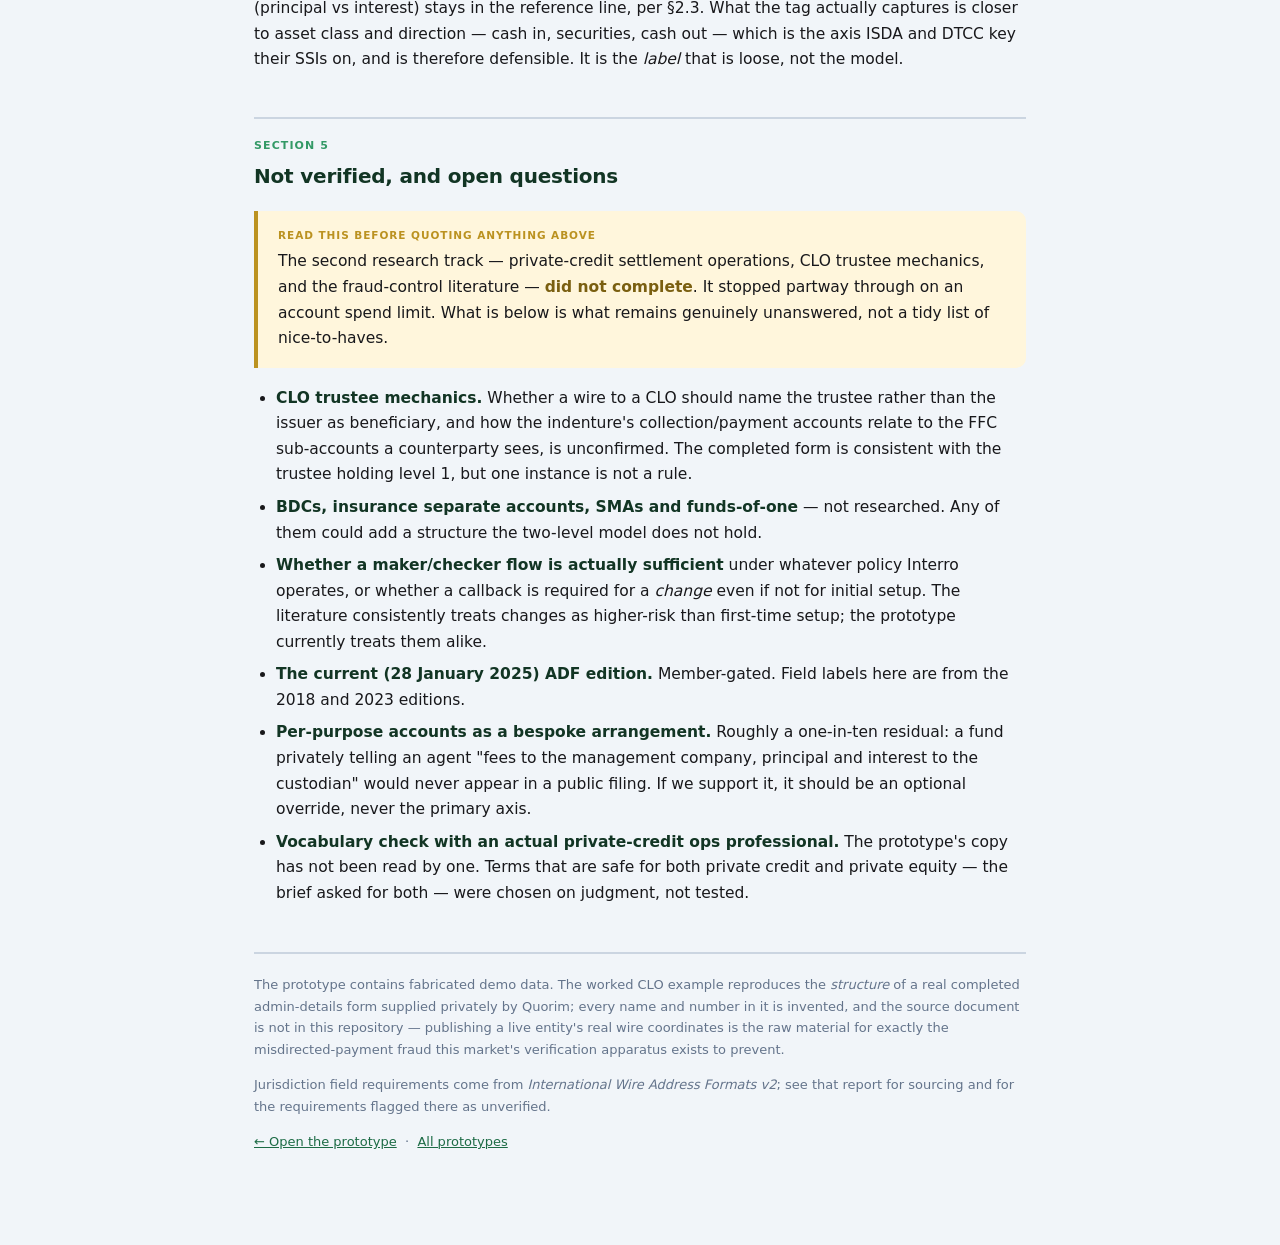
<file: prototypes/admin-details/research.html>
<!DOCTYPE html>
<html lang="en">
<head>
  <meta charset="UTF-8" />
  <meta name="viewport" content="width=device-width, initial-scale=1.0" />
  <title>Interro · Settlement Account Details — Research &amp; Design Decisions</title>
  <link rel="stylesheet" href="../../brand/tokens.css" />
  <style>
    * { box-sizing: border-box; }
    body {
      margin: 0;
      font-family: var(--font-sans);
      color: var(--ink);
      background: var(--gray-100);
      line-height: 1.65;
      font-size: 15.5px;
    }
    .page { max-width: 820px; margin: 0 auto; padding: 0 24px 80px; }

    header.top {
      background: var(--interro-green);
      margin-bottom: 36px;
      padding: 34px 0 30px;
    }
    header.top .page { padding-bottom: 0; }
    .logobadge {
      display: inline-block; background: var(--interro-accent);
      padding: 12px 18px; border-radius: var(--radius);
      margin-bottom: 22px; line-height: 0;
    }
    .logobadge img { height: 24px; width: auto; display: block; }
    header.top h1 {
      color: #fff; font-size: 27px; margin: 0 0 8px;
      font-weight: 650; letter-spacing: -0.015em; line-height: 1.25;
    }
    header.top p {
      margin: 0; color: rgba(255,255,255,.72); font-size: 14.5px; max-width: 60ch;
    }
    header.top .backlink {
      display: inline-block; margin-top: 20px;
      color: var(--interro-accent); font-size: 13px; font-weight: 700;
      text-decoration: none;
    }
    header.top .backlink:hover { text-decoration: underline; }

    h2 {
      font-size: 20px; font-weight: 700; color: var(--interro-green);
      margin: 44px 0 4px; letter-spacing: -0.01em;
      padding-top: 18px; border-top: 2px solid var(--gray-300);
    }
    h2 .num {
      display: block; font-size: 11px; font-weight: 800; letter-spacing: 0.1em;
      text-transform: uppercase; color: var(--interro-accent); margin-bottom: 5px;
    }
    h3 { font-size: 15.5px; font-weight: 700; color: var(--interro-green); margin: 26px 0 6px; }
    p { margin: 0 0 14px; }
    ul, ol { margin: 0 0 14px; padding-left: 22px; }
    li { margin-bottom: 7px; }
    strong { font-weight: 700; color: var(--interro-green); }
    em { font-style: italic; }
    code {
      font-family: var(--font-mono); font-size: 0.88em;
      background: var(--gray-200); padding: 1px 5px; border-radius: 4px;
    }
    a { color: #1c6b45; }

    .lede { font-size: 17px; color: var(--gray-500); margin-bottom: 8px; }

    .card {
      background: #fff; border-radius: var(--radius-lg);
      padding: 20px 22px; margin: 18px 0;
      box-shadow: var(--shadow-sm); border: 1px solid var(--gray-200);
    }
    .card > :last-child { margin-bottom: 0; }
    .card h3 { margin-top: 0; }

    .callout {
      border-left: 4px solid var(--interro-accent);
      background: var(--interro-accent-soft);
      padding: 16px 20px; margin: 18px 0; border-radius: 0 var(--radius) var(--radius) 0;
    }
    .callout > :last-child { margin-bottom: 0; }
    .callout--warn { border-left-color: var(--interro-gold-dark); background: var(--interro-gold-soft); }
    .callout--warn strong { color: #7a5f10; }
    .callout__k {
      display: block; font-size: 10.5px; font-weight: 800; letter-spacing: 0.09em;
      text-transform: uppercase; color: var(--interro-accent); margin-bottom: 5px;
    }
    .callout--warn .callout__k { color: var(--interro-gold-dark); }

    .tablewrap { overflow-x: auto; margin: 18px 0; }
    table { border-collapse: collapse; width: 100%; font-size: 14px; background: #fff; }
    th, td { text-align: left; padding: 10px 13px; border-bottom: 1px solid var(--gray-200); vertical-align: top; }
    th {
      background: var(--interro-green); color: #fff; font-size: 11.5px;
      font-weight: 800; letter-spacing: 0.05em; text-transform: uppercase;
      border-bottom: 0; white-space: nowrap;
    }
    tbody tr:last-child td { border-bottom: 0; }
    td code { font-size: 0.85em; }

    pre {
      background: var(--interro-green); color: #d7e6dd;
      padding: 15px 18px; border-radius: var(--radius);
      overflow-x: auto; font-family: var(--font-mono);
      font-size: 12.5px; line-height: 1.7; margin: 14px 0;
    }
    blockquote {
      margin: 14px 0; padding: 2px 0 2px 18px;
      border-left: 3px solid var(--gray-300);
      color: var(--gray-500); font-style: italic;
    }
    blockquote p:last-child { margin-bottom: 0; }

    .pill {
      display: inline-block; font-size: 10.5px; font-weight: 800;
      letter-spacing: 0.05em; text-transform: uppercase;
      padding: 2px 8px; border-radius: 100px; white-space: nowrap;
    }
    .pill--ok   { background: var(--interro-green); color: #fff; }
    .pill--inf  { background: var(--interro-gold-soft); color: var(--interro-gold-dark); }
    .pill--no   { background: #fdecec; color: #a52020; }

    footer.foot {
      margin-top: 46px; padding-top: 20px; border-top: 2px solid var(--gray-300);
      font-size: 13px; color: var(--gray-500);
    }
    @media print {
      body { background: #fff; }
      .card, table { box-shadow: none; }
      h2 { page-break-after: avoid; }
    }
  </style>
</head>
<body>

<header class="top">
  <div class="page">
    <span class="logobadge"><img src="../../brand/interro-logo-knockout.png" alt="interro" /></span>
    <h1>Settlement Account Details<br />Research &amp; Design Decisions</h1>
    <p>
      What four real private-credit administrative details forms actually contain,
      what the market convention turned out to be, and why the prototype is shaped
      the way it is — including the places where we chose to go beyond the
      evidence, and said so.
    </p>
    <a class="backlink" href="index.html">← Open the prototype</a>
  </div>
</header>

<div class="page">

  <p class="lede">
    Adam Herring raised Admin Details forms as the point in a private-credit
    relationship where wire details are collected. This is the research behind a
    third prototype built for that moment.
  </p>

  <p>
    The existing two widgets are both anchored to a payment: the capital-call flow
    displays instructions for money coming <em>in</em>, the distribution flow
    collects one account for a distribution already declared. Private credit
    onboarding is not anchored to a payment at all. A lender publishes its
    settlement details <strong>once, as a standing record</strong>, before any
    particular payment exists — and that record routinely holds several accounts.
    Nothing in either existing widget can represent that, which is why this is a
    third prototype rather than a variant of the second.
  </p>

  <!-- ================================================================== -->
  <h2><span class="num">Section 1</span>What was reviewed</h2>

  <div class="tablewrap">
    <table>
      <thead>
        <tr><th>Document</th><th>What it is</th><th>Status</th></tr>
      </thead>
      <tbody>
        <tr>
          <td><strong>LSTA/LMA Standard Administrative Details Form</strong><br />
            effective 31 May 2018</td>
          <td>The current industry-standard template. Jointly issued by the LMA and
            LSTA; completed by the lender and delivered to agents and counterparties.
            SWIFT-party-modelled (fields cite 54a / 56a / 57a / 59a).</td>
          <td>Read in full</td>
        </tr>
        <tr>
          <td><strong>LSTA Administrative Questionnaire</strong><br />January 2005</td>
          <td>The predecessor, still in wide use. Issued <em>by the agent</em> —
            it carries an agent logo and a "Return form to:" block — and captures
            the agent's own wire instructions alongside the lender's.</td>
          <td>Read in full</td>
        </tr>
        <tr>
          <td><strong>A completed CLO admin-details form</strong></td>
          <td>The most valuable of the four: not a blank template but a real
            filled-in instance, showing what a CLO actually publishes. Supplied
            privately; held outside this repo.</td>
          <td>Read in full</td>
        </tr>
        <tr>
          <td><strong>S&amp;P Global "ADFlow Secure Settlement Instructions"</strong></td>
          <td>A two-page marketing brochure, <em>not</em> a form — zero fillable
            fields. Valuable anyway for the process vocabulary it defines around
            the ADF, and for what it says about callbacks.</td>
          <td>Body text read; four embedded UI screenshots are raster images and
            were not legible</td>
        </tr>
      </tbody>
    </table>
  </div>

  <p>
    The 2018 and 2023 editions of the ADF were also cross-checked against copies
    filed as credit-agreement exhibits on SEC EDGAR, which is how the repeatability
    rules below were confirmed. The current edition (28 January 2025) sits behind
    LSTA member login and was <strong>not</strong> verified.
  </p>

  <!-- ================================================================== -->
  <h2><span class="num">Section 2</span>The five findings that shaped the design</h2>

  <h3>2.1 &nbsp;DDA and FFC are not two account types. They are two levels of one address.</h3>

  <p>
    This is the finding the whole prototype is built on, and the easy mistake is to
    treat <code>DDA</code> and <code>FFC</code> as a pair of sibling tags you pick
    between. They are not. <code>DDA</code> is the Demand Deposit Account the
    routing number actually reaches; <code>FFC</code> — "for further credit" — is
    the sub-account inside it that the money must then be applied on to. One
    address, two levels, and both are needed:
  </p>

<pre>Name of Bank          &lt;trustee&gt; Agency &amp; Trust - New York
ABA Number            &lt;routing number&gt;         ← level 1 is what this reaches
DDA Account Number    &lt;trustee's account&gt;      ← LEVEL 1  (Demand Deposit Account)
DDA Account Name      &lt;the CLO's name&gt;
FFC Account Name      &lt;the CLO's name&gt; / Collection Account
FFC Account Number    &lt;sub-account&gt;            ← LEVEL 2  (for further credit)</pre>

  <div class="callout">
    <span class="callout__k">Why this matters more than it looks</span>
    <p>
      Get level 1 right and level 2 wrong and the wire <strong>arrives</strong> —
      and is never credited to the party. It sits unapplied in the custodian's
      account. That is materially worse than a rejection, because a rejection
      produces an error somebody chases and this produces silence.
    </p>
  </div>

  <p>
    The two older forms (the 2005 Questionnaire and the completed CLO form) both
    carry an explicit <code>FFC Account Name</code> / <code>FFC Account No.</code>
    pair. The 2018 ADF <strong>has no equivalent field at all</strong> — it expects
    the sub-account either to <em>be</em> the beneficiary account (its Template 1,
    "lender has dedicated account") or to be resolved from the reference line. That
    is the single largest modelling divergence between the four documents and a
    real data-loss risk for anyone mapping the old forms onto the new one.
  </p>

  <h3>2.2 &nbsp;The purpose tag already exists — as free text buried in a name.</h3>

  <p>
    No form has a purpose or account-type field. The completed CLO form encodes it
    in the account <em>name</em>:
  </p>

  <blockquote>
    <p>FFC Account Name: &nbsp;<code>&lt;entity&gt; / Collection Account</code></p>
    <p>Account Name: &nbsp;<code>&lt;entity&gt; / Custody Account</code></p>
  </blockquote>

  <p>
    Two sub-accounts, at the same custodian, inside the same DDA, distinguished by
    a phrase a human typed into a name field. That value is unqueryable,
    unvalidatable, and invisible to any system downstream. Promoting it to a
    first-class tag is the clearest single thing this widget adds, and it costs the
    user one tap.
  </p>

  <h3>2.3 &nbsp;Currency is the axis of multiplicity. Payment purpose is not.</h3>

  <p>
    This was the finding most likely to have been got wrong by intuition, so it was
    checked hardest. Splitting accounts by principal / interest / fees feels
    natural and is <strong>not the convention</strong>.
  </p>

  <p>Currency, in contrast, is unambiguously the key. The ADF's Appendix A says so:</p>

  <blockquote><p>
    "Lender may copy and paste the template below as many times as necessary to
    capture various currency remittance instructions."
  </p></blockquote>

  <p>
    <code>Currency</code> is the first field of every instruction block; ADFlow's
    pitch is to "self manage <strong>all currency SSIs</strong>"; ISDA's Standing
    Settlement Instructions SOP makes currency a <em>mandatory</em> component of an
    SSI; SWIFT's MT 670/671 SSI-update messages carry a mandatory, repeating
    sequence keyed on currency. Agents publish their own remittance instructions
    the same way — separate USD and CAD blocks, one reference each.
  </p>

  <p>Purpose, meanwhile, appears in exactly one place across every edition of the ADF:</p>

<pre>Payment Reference     Use Standard Wire Reference Format*:
(Remittance Info)     [Borrower Name]
                      [Facility Name/Abbr.] [Facility/Deal CUSIP/ISIN]
                      [Payment Purpose(s)] [Transaction Reference ID]</pre>

  <p>
    Inside the <em>reference line</em>, beside four other unambiguously narrative
    tokens. There is no purpose field at the top of the block and no
    repeat-per-purpose instruction anywhere — in pointed contrast to the explicit
    repeat-per-currency instruction. The completed CLO form makes the same choice
    by hand: one account receives both, and its reference reads
    <code>Loan Name &amp; [Principal or Interest]</code> — a bracketed either/or
    still sitting unresolved in the template.
  </p>

  <p>
    A search of SEC EDGAR full text for lender instructions splitting principal
    from interest returned nothing usable. The closest hits actively disprove it:
    one purchaser schedule is labelled "Wire Instructions for Principal/Interest/"
    followed by a <em>single</em> account — the label enumerates purposes precisely
    because one account takes all of them.
  </p>

  <div class="callout callout--warn">
    <span class="callout__k">Where per-purpose accounts genuinely are real</span>
    <p>
      Adjacent markets, and worth not confusing with this one. Mortgage servicing
      requires escrow (T&amp;I) funds segregated from P&amp;I funds. CLO indentures
      maintain distinct Interest Collection and Principal Collection accounts at
      the trustee. Both are <strong>payer-side</strong> legal-segregation or
      waterfall constructs. On the <strong>payee</strong> side in syndicated
      lending, a lender receives everything into one account per currency and
      reconciles from reference data.
    </p>
  </div>

  <h3>2.4 &nbsp;The market is deliberately removing phone callbacks.</h3>

  <p>
    This determines how the flow can end. S&amp;P Global's ADFlow brochure is
    explicit — institutions have
  </p>

  <blockquote><p>
    "been able to move away from laborious and outdated call-back requirements for
    SSIs and reduce the risk of misdirected payments"
  </p></blockquote>

  <p>
    with <em>"Remove Call-Backs"</em> named as a headline benefit. What replaces it
    is a <strong>maker/checker</strong> approval — "a Maker/Checker process is a
    requirement for data review and publication" — plus version history, a diff
    tool, and permissioned distribution. The 2018 ADF's only nod to verification is
    a contact tagged <code>SSI Verification</code>; the 2005 Questionnaire has no
    verification concept whatsoever, which is the gap the newer machinery was built
    to close.
  </p>

  <h3>2.5 &nbsp;Three of the four documents are mostly not about wires.</h3>

  <p>
    The 2018 ADF surrounds its one wire block with MEI, LEI, GIIN, CRN, EIN,
    country of incorporation, country of tax residence, UK treaty passport number
    and expiry, a signature-block drafting field, and five separate categories of
    contact. The 2005 Questionnaire devotes its entire final page to a W-8BEN /
    W-8ECI / W-8EXP / W-8IMY / W-9 decision tree, including the instruction that
    faxed forms are not acceptable and an original must be submitted.
  </p>

  <p>
    None of that affects where a wire goes. A settlement widget should
    <em>consume</em> a resolved entity, not re-collect its identifiers — which is
    why this prototype collects <strong>account details only</strong>, across four
    screens, and asks nothing about the party at all.
  </p>

  <p>
    For the record, since it is the only place any of the four forms prints its
    enum: the 2005 Questionnaire's lender-type list reads
    <em>Bank, Asset Manager, Broker/Dealer, CLO/CDO, Finance Company, Hedge Fund,
    Insurance, Mutual Fund, Pension Fund, Other Regulated Investment Fund, Special
    Purpose Vehicle, Other&nbsp;— please specify</em>. Useful for an entity-master
    form; not this one.
  </p>

  <!-- ================================================================== -->
  <h2><span class="num">Section 3</span>Design decisions</h2>

  <div class="tablewrap">
    <table>
      <thead>
        <tr><th>Decision</th><th>Why</th><th>Basis</th></tr>
      </thead>
      <tbody>
        <tr>
          <td><strong>A separate prototype, not a variant of the distribution flow</strong></td>
          <td>Onboarding is not initiated by a payment and produces a list of
            accounts, not one. The distribution widget's entire shape — one
            country, one field set, one submit — is wrong for it.</td>
          <td><span class="pill pill--ok">Evidenced</span></td>
        </tr>
        <tr>
          <td><strong>Two-level accounts, asked as a plain-language question</strong></td>
          <td>The ADF ships two templates and tells the reader which to use:
            Template 1 "where … lender has dedicated account", Appendix A "where
            recipient is intermediary bank with nostro account for custodian and
            the Lender does not have a dedicated account". That is a real either/or
            with different field sets. Printing both and hoping the reader picks
            correctly is how it goes wrong, so the widget asks instead.</td>
          <td><span class="pill pill--ok">Evidenced</span></td>
        </tr>
        <tr>
          <td><strong>A first-class purpose tag on every account</strong></td>
          <td>Replaces a convention currently carried as free text inside an
            account name. Colour-coded on the card, because the point of promoting
            it is that it becomes scannable.</td>
          <td><span class="pill pill--ok">Evidenced</span></td>
        </tr>
        <tr>
          <td><strong>Bank country asked <em>per account</em>, not per party</strong></td>
          <td>Falls out of currency being the axis. A fund with a USD collection
            account in New York and a EUR account in Frankfurt is ordinary, and one
            party-level country question could not express it. This also lets the
            existing 40-jurisdiction field engine drive each account independently.</td>
          <td><span class="pill pill--ok">Evidenced</span></td>
        </tr>
        <tr>
          <td><strong>No checking-or-savings question</strong></td>
          <td>The US field set inherited from the distribution widget asks it as a
            required select. A wire does not need the answer: Fedwire routes on the
            ABA and applies on the account number, and the message carries no
            deposit-type field. The question is real on retail ACH forms, where the
            type is part of the instruction, and it stays in the shared schema
            because the distribution widget collects from individuals. Here the
            counterparties are trustees, custodians and CLOs, so the answer is
            "checking" every time — a required field with one possible answer is
            friction that buys nothing and implies the wire could be
            misrouted without it.</td>
          <td><span class="pill pill--inf">Design judgment</span></td>
        </tr>
        <tr>
          <td><strong>Purpose stays out of the account key</strong></td>
          <td>Follows the convention rather than inventing one: no
            principal-versus-interest split, because that distinction belongs in the
            reference line (§2.3). An earlier build also <em>showed</em> the
            assembled reference line on the account screen, and that was cut after
            review — describing what a future payment will carry, on a screen that
            moves no money, read as though something were being processed. The
            finding stands; the widget is simply not the place to display it. If it
            reappears it belongs next to a payment.</td>
          <td><span class="pill pill--ok">Evidenced</span></td>
        </tr>
        <tr>
          <td><strong>Wide embedded frame by default, mobile layout retained below 900px</strong></td>
          <td>The other two prototypes are 390px because they were scoped as mobile
            widgets. This one is destined for websites, so it defaults to a 980px
            embedded frame: short fixed-length fields pair two to a row, free-text
            names and addresses keep full width, choices and saved accounts go
            two-up, and the reading column stays capped so prose never runs to a
            900px measure. It is a wider frame rather than a redesign — same
            components, same brand. Every wide rule is gated behind a media query,
            so the single-column mobile flow is intact underneath rather than
            replaced.</td>
          <td><span class="pill pill--inf">Design judgment</span></td>
        </tr>
        <tr>
          <td><strong>The browser back button works</strong></td>
          <td>Each screen change pushes a history entry, so back and forward walk
            the flow instead of leaving the prototype — which in an embedded context
            would navigate the host page away. Going back does not unwind saved
            accounts: back moves between screens, it is not an undo stack. A side
            benefit is that the URL always reflects the current screen, so any point
            in the flow can be copied out of the address bar and shared.</td>
          <td><span class="pill pill--inf">Design judgment</span></td>
        </tr>
        <tr>
          <td><strong>"Add another account?" as a second step on the same page</strong></td>
          <td>The answer is usually no. A full screen transition to say no is a
            worse experience than a question appearing where the work just
            finished. Step 1 keeps a running list of what is already added, so the
            context never disappears.</td>
          <td><span class="pill pill--inf">Design judgment</span></td>
        </tr>
        <tr>
          <td><strong>A second account inherits the first one's bank</strong></td>
          <td>The common case is the same custodian with a different purpose. The
            tag and the sub-account are what differ, so those alone start blank and
            the next unused tag is pre-selected.</td>
          <td><span class="pill pill--inf">Design judgment</span></td>
        </tr>
        <tr>
          <td><strong>Ends at maker/checker, not at a callback</strong></td>
          <td>Matches where the market is going. The callback ending is built too,
            in amber rather than green, so the two can be compared — which model
            Interro adopts is a policy decision this prototype should surface, not
            settle.</td>
          <td><span class="pill pill--ok">Evidenced</span></td>
        </tr>
        <tr>
          <td><strong>No entity fields at all</strong></td>
          <td>An earlier draft opened with a screen collecting legal name, party
            type, manager, registered address, country and an operations contact.
            It is gone. This is a component that does one thing: collect the
            coordinates money can be sent to. Everything about <em>who</em> the
            party is belongs to the entity master and the KYC flow, and a widget
            that re-collects it is both a worse widget and a worse integration.
            §2.5 is the evidence: the real forms bury one wire block inside pages
            of identity and tax material, none of which affects where a wire goes.
            <br /><br />
            Consequence worth noting: the ADF's <code>SSI Verification</code>
            contact went with it. If Interro wants that captured here rather than
            inherited from the party record, it is one optional field on review.</td>
          <td><span class="pill pill--ok">Evidenced</span></td>
        </tr>
        <tr>
          <td><strong>Account numbers masked to the last four on read-back</strong></td>
          <td>A summary screen is a screenshot. Routing numbers stay visible —
            they are public — and account and FFC numbers do not.</td>
          <td><span class="pill pill--inf">Design judgment</span></td>
        </tr>
        <tr>
          <td><strong>Hyphens stripped before validating</strong></td>
          <td>The completed CLO form writes its DDA number with a dash in it.
            Someone transcribing from a PDF will type the dash; rejecting it would
            be the form being wrong, not the user.</td>
          <td><span class="pill pill--ok">Evidenced</span></td>
        </tr>
      </tbody>
    </table>
  </div>

  <h3>What was deliberately <em>not</em> built</h3>

  <ul>
    <li>
      <strong>Non-cash settlement rails.</strong> The completed CLO form carries
      book-entry/DTC, free physical delivery and DVP delivery instructions
      alongside its cash wire. That is securities delivery — a different domain,
      and absorbing it drags in DTC participant codes and physical mail addresses.
    </li>
    <li>
      <strong>Payment method (MT vs ISO 20022).</strong> The March 2023 ADF adds a
      <code>Payment Method</code> field — <code>MT103 or MT202</code> — and an
      alternate ISO 20022 block keyed <code>PACS.008 or PACS.009</code>, with
      Creditor / Creditor Agent replacing Beneficiary / Account With Institution.
      Real, current, and a genuine gap in this prototype. Left out to keep the
      account form to one screen; it is the most defensible thing to add next.
    </li>
    <li>
      <strong>The 2005 form's agent-side block.</strong> Where the lender sends
      money <em>to</em> is deal setup, not the lender onboarding its own details.
    </li>
    <li>
      <strong>Data-room and document-distribution permissioning</strong>
      (<code>Data Room Access</code>, <code>Doc. Delivery</code>,
      <code>Recon &amp; Inventory</code>) and the four non-payment contact roles
      (credit, letter of credit, bid, private/public side). Entitlements plumbing.
      The only contacts a settlement widget needs are operations and SSI
      verification.
    </li>
  </ul>

  <!-- ================================================================== -->
  <h2><span class="num">Section 4</span>Where we went beyond the evidence</h2>

  <p>
    Two of the four purpose tags are ours, not the market's, and the widget should
    not pretend otherwise.
  </p>

  <div class="tablewrap">
    <table>
      <thead>
        <tr><th>Tag</th><th>Basis</th><th>Standing</th></tr>
      </thead>
      <tbody>
        <tr>
          <td><strong>Collection account</strong></td>
          <td>Verbatim from the completed CLO form's own FFC account name, and the
            account behind its "WIRE INSTRUCTIONS FOR LOAN PRINCIPAL AND INTEREST
            PAYMENTS" section.</td>
          <td><span class="pill pill--ok">Verified</span></td>
        </tr>
        <tr>
          <td><strong>Custody account</strong></td>
          <td>Verbatim, same source — a separately numbered sub-account at the same
            custodian. Corroborated by ISDA's SSI asset categories, which
            distinguish <code>SECU</code> (securities) from <code>COPA</code>
            (commercial payments).</td>
          <td><span class="pill pill--ok">Verified</span></td>
        </tr>
        <tr>
          <td><strong>Funding account</strong></td>
          <td>Not a tag on any of the four forms. The 2005 Questionnaire implies
            the direction split by capturing the agent's instructions separately;
            we have made it a tag instead.</td>
          <td><span class="pill pill--inf">Inferred</span></td>
        </tr>
        <tr>
          <td><strong>Other</strong></td>
          <td>Escape hatch with a free-text label, matching the ADF's own
            "If lender/entity type does not appear in list, you may provide your
            own value."</td>
          <td><span class="pill pill--inf">Inferred</span></td>
        </tr>
      </tbody>
    </table>
  </div>

  <p>
    One framing correction worth keeping straight, because the widget's own wording
    could mislead: the tag asks "what is this account for?", but it is
    <strong>not</strong> a payment-purpose field. Payment purpose (principal vs
    interest) stays in the reference line, per §2.3. What the tag actually captures
    is closer to asset class and direction — cash in, securities, cash out — which
    is the axis ISDA and DTCC key their SSIs on, and is therefore defensible. It is
    the <em>label</em> that is loose, not the model.
  </p>

  <!-- ================================================================== -->
  <h2><span class="num">Section 5</span>Not verified, and open questions</h2>

  <div class="callout callout--warn">
    <span class="callout__k">Read this before quoting anything above</span>
    <p>
      The second research track — private-credit settlement operations, CLO
      trustee mechanics, and the fraud-control literature — <strong>did not
      complete</strong>. It stopped partway through on an account spend limit.
      What is below is what remains genuinely unanswered, not a tidy list of
      nice-to-haves.
    </p>
  </div>

  <ul>
    <li>
      <strong>CLO trustee mechanics.</strong> Whether a wire to a CLO should name
      the trustee rather than the issuer as beneficiary, and how the indenture's
      collection/payment accounts relate to the FFC sub-accounts a counterparty
      sees, is unconfirmed. The completed form is consistent with the trustee
      holding level 1, but one instance is not a rule.
    </li>
    <li>
      <strong>BDCs, insurance separate accounts, SMAs and funds-of-one</strong> —
      not researched. Any of them could add a structure the two-level model does
      not hold.
    </li>
    <li>
      <strong>Whether a maker/checker flow is actually sufficient</strong> under
      whatever policy Interro operates, or whether a callback is required for a
      <em>change</em> even if not for initial setup. The literature consistently
      treats changes as higher-risk than first-time setup; the prototype currently
      treats them alike.
    </li>
    <li>
      <strong>The current (28 January 2025) ADF edition.</strong> Member-gated.
      Field labels here are from the 2018 and 2023 editions.
    </li>
    <li>
      <strong>Per-purpose accounts as a bespoke arrangement.</strong> Roughly a
      one-in-ten residual: a fund privately telling an agent "fees to the
      management company, principal and interest to the custodian" would never
      appear in a public filing. If we support it, it should be an optional
      override, never the primary axis.
    </li>
    <li>
      <strong>Vocabulary check with an actual private-credit ops professional.</strong>
      The prototype's copy has not been read by one. Terms that are safe for both
      private credit and private equity — the brief asked for both — were chosen on
      judgment, not tested.
    </li>
  </ul>

  <footer class="foot">
    <p>
      The prototype contains fabricated demo data. The worked CLO example
      reproduces the <em>structure</em> of a real completed admin-details form
      supplied privately by Quorim; every name and number in it is invented, and
      the source document is not in this repository — publishing a live entity's
      real wire coordinates is the raw material for exactly the misdirected-payment
      fraud this market's verification apparatus exists to prevent.
    </p>
    <p>
      Jurisdiction field requirements come from
      <em>International Wire Address Formats v2</em>; see that report for sourcing
      and for the requirements flagged there as unverified.
    </p>
    <p><a href="index.html">← Open the prototype</a> &nbsp;·&nbsp;
       <a href="../../index.html">All prototypes</a></p>
  </footer>

</div>
</body>
</html>
</file>
<file: brand/tokens.css>
/* ==========================================================================
   Interro brand tokens
   Source of truth: /brand-guidelines/*.png (holding-company deck, round 1, 2/24)
   cross-checked against the `interro-branding` skill.
   ========================================================================== */

:root {
  /* --- Core palette -------------------------------------------------- */
  --interro-green: #123524;        /* Phthalo Green — PRIMARY brand color */
  --interro-green-hover: #0c2418;
  --interro-green-soft: #e6f0ea;
  --interro-accent: #339966;       /* bright green — connector dots, links */
  --interro-accent-soft: #eef7f1;

  /* --- Gold (secondary / premium accent) ----------------------------- */
  --interro-gold: #ffc72c;
  --interro-gold-dark: #bb9220;
  --interro-gold-soft: #fff6dc;

  /* --- Neutrals ------------------------------------------------------ */
  --ink: #18181b;
  --gray-100: #f1f5f9;
  --gray-200: #e2e8f0;
  --gray-300: #cbd5e1;
  --gray-400: #94a3b8;
  --gray-500: #64748b;
  --white: #ffffff;

  /* --- Status -------------------------------------------------------- */
  --success: #339966;
  --warning: #f59e0b;
  --error: #ef4444;

  /* --- Type ---------------------------------------------------------- */
  /* Green schemes use the clean sans (Aptos); the serif (Lora) is reserved
     for editorial / positioning lines, per the deck's headline treatment. */
  --font-sans: 'Aptos', 'Segoe UI Variable Text', 'Segoe UI', system-ui, sans-serif;
  --font-serif: 'Lora', 'Georgia', 'Times New Roman', serif;
  --font-mono: 'Cascadia Mono', 'Consolas', ui-monospace, monospace;

  /* --- Elevation & shape --------------------------------------------- */
  --radius: 10px;
  --radius-lg: 16px;
  --shadow-sm: 0 1px 2px rgba(18, 53, 36, 0.06);
  --shadow: 0 4px 16px rgba(18, 53, 36, 0.08);
  --shadow-lg: 0 12px 40px rgba(18, 53, 36, 0.14);
}

/* Brand voice, for reference in copy:
   Positioning : "Purpose-Built Platform for High Dollar, Multi-Party Transactions"
   Tagline     : "Know Every Party. Monitor Every Movement. Trust Every Transaction."
   Endorsement : "an iAltA company"
   Logo        : lowercase `interro` wordmark, deep green, with a full-width
                 rule carrying a dot at each end sitting above the word.
                 Knockout (white) variant: /brand/interro-logo-knockout.png
*/
</file>
<file: prototypes/shared/picker.css>
/* =============================================================================
   Interro — shared country picker + form controls

   A direct port of the Embedded KYC UI's picker so the two products feel like
   one system:
     .select-trigger  → tap target that looks like a select but opens a sheet
     .modal-*         → searchable, scrollable country list inside the frame

   Source pattern: Embeddable-UI/app-embedded/src/screens/individual/
                   IndDocCountryType.jsx + src/styles/global.css
   Ported to plain CSS against Interro's own tokens (the KYC UI's --color-*
   variables do not exist in this repo; --interro-* / --gray-* do).
   ========================================================================== */

/* ---------------------------------------------------------------- form group */

.fgroup { margin-bottom: 18px; }

.flabel {
  display: block;
  font-size: 13px;
  font-weight: 650;
  color: var(--interro-green);
  margin-bottom: 7px;
}
.flabel .req { color: var(--error); margin-left: 2px; }

.fhelp {
  font-size: 11.5px;
  color: var(--gray-500);
  line-height: 1.45;
  margin: 6px 0 0;
}

.ferror {
  font-size: 11.5px;
  font-weight: 600;
  color: var(--error);
  margin: 6px 0 0;
}

/* Text inputs, matched to the .select-trigger geometry so a mixed form of
   pickers and inputs sits on one rhythm. */
.finput {
  width: 100%;
  padding: 13px 15px;
  border: 1px solid var(--gray-200);
  border-radius: var(--radius);
  font: inherit;
  font-size: 15px;
  color: var(--ink);
  background: var(--white);
  transition: border-color .15s, box-shadow .15s;
}
.finput::placeholder { color: var(--gray-400); }
.finput:focus {
  outline: none;
  border-color: var(--interro-accent);
  box-shadow: 0 0 0 3px var(--interro-accent-soft);
}
.finput.is-error { border-color: var(--error); }
.finput.mono {
  font-family: var(--font-mono);
  letter-spacing: 0.04em;
  font-size: 14px;
}

/* ------------------------------------------------------------ select trigger */

.select-trigger {
  width: 100%;
  min-height: 50px;
  padding: 13px 40px 13px 15px;
  border: 1px solid var(--gray-200);
  border-radius: var(--radius);
  font: inherit;
  font-size: 15px;
  color: var(--ink);
  background: var(--white);
  cursor: pointer;
  text-align: left;
  position: relative;
  display: flex;
  align-items: center;
  gap: 10px;
  transition: border-color .15s, box-shadow .15s;
}
.select-trigger:hover { border-color: var(--gray-300); }
.select-trigger:focus-visible {
  outline: none;
  border-color: var(--interro-accent);
  box-shadow: 0 0 0 3px var(--interro-accent-soft);
}
.select-trigger.is-error { border-color: var(--error); }
.select-trigger .placeholder { color: var(--gray-400); }

/* chevron */
.select-trigger::after {
  content: '';
  position: absolute;
  right: 16px;
  top: 50%;
  width: 8px; height: 8px;
  margin-top: -6px;
  border-right: 2px solid var(--gray-400);
  border-bottom: 2px solid var(--gray-400);
  transform: rotate(45deg);
}

/* The KYC UI shows a flag emoji here. Windows ships no flag glyphs, so this
   renders the ISO alpha-2 code in a chip instead — legible everywhere, and it
   doubles as the value an engineer actually cares about. */
.ccode {
  display: inline-grid;
  place-items: center;
  min-width: 30px;
  height: 21px;
  padding: 0 5px;
  border-radius: 4px;
  background: var(--interro-green-soft);
  color: var(--interro-green);
  font-family: var(--font-mono);
  font-size: 11px;
  font-weight: 700;
  letter-spacing: 0.06em;
  flex-shrink: 0;
}

/* ------------------------------------------------------------- picker sheet */

.sheet {
  position: absolute;
  inset: 0;
  background: rgba(18, 53, 36, 0.42);
  display: flex;
  align-items: flex-end;
  animation: fade .16s ease-out;
}

.sheet__panel {
  width: 100%;
  max-height: 88%;
  background: var(--white);
  border-radius: var(--radius-lg) var(--radius-lg) 0 0;
  display: flex;
  flex-direction: column;
  box-shadow: var(--shadow-lg);
  animation: rise .2s ease-out;
}
@keyframes rise { from { transform: translateY(18px); opacity: .6; } }

.sheet__head {
  display: flex;
  align-items: center;
  padding: 16px 18px 12px;
}
.sheet__head h2 {
  margin: 0;
  font-size: 16px;
  font-weight: 700;
  color: var(--interro-green);
}
.sheet__close {
  margin-left: auto;
  background: transparent;
  border: 0;
  font: inherit;
  font-size: 18px;
  line-height: 1;
  color: var(--gray-400);
  cursor: pointer;
  padding: 6px;
  border-radius: 6px;
}
.sheet__close:hover { color: var(--interro-green); background: var(--gray-100); }

.sheet__search { position: relative; margin: 0 18px 10px; }
.sheet__search input {
  width: 100%;
  padding: 11px 14px 11px 38px;
  border: 1px solid var(--gray-200);
  border-radius: var(--radius);
  font: inherit;
  font-size: 14px;
}
.sheet__search input:focus {
  outline: none;
  border-color: var(--interro-accent);
  box-shadow: 0 0 0 3px var(--interro-accent-soft);
}
.sheet__search svg {
  position: absolute;
  left: 13px; top: 50%;
  width: 15px; height: 15px;
  margin-top: -7.5px;
  color: var(--gray-400);
}

.sheet__list {
  flex: 1;
  overflow-y: auto;
  padding: 0 10px 18px;
}
.sheet__list::-webkit-scrollbar { width: 4px; }
.sheet__list::-webkit-scrollbar-thumb { background: var(--gray-300); border-radius: 2px; }

.sheet__item {
  display: flex;
  align-items: center;
  gap: 11px;
  width: 100%;
  padding: 12px;
  border: 0;
  background: transparent;
  border-radius: var(--radius);
  cursor: pointer;
  font: inherit;
  font-size: 15px;
  color: var(--ink);
  text-align: left;
  min-height: 46px;
}
.sheet__item:hover { background: var(--gray-100); }
.sheet__item.is-on { background: var(--interro-accent-soft); font-weight: 650; }
.sheet__item.is-on .ccode { background: var(--interro-accent); color: #fff; }

.sheet__empty {
  padding: 22px 12px;
  text-align: center;
  font-size: 13px;
  color: var(--gray-400);
}
</file>
<file: prototypes/capital-call-wire-details/app.css>
/* =============================================================================
   Interro — Capital Call Wire Instructions (mobile widget prototype)

   Two layers:
     .dev    — demo scaffolding, outside the frame. Never ships.
     .phone  — the 390px widget. Everything inside is production-shaped.
   ========================================================================== */

* { box-sizing: border-box; }

html, body { margin: 0; min-height: 100%; }

body {
  font-family: var(--font-sans);
  color: var(--ink);
  background: #eef2f6;
  -webkit-font-smoothing: antialiased;
}

.stage {
  min-height: 100vh;
  display: flex;
  align-items: flex-start;
  justify-content: center;
  gap: 32px;
  padding: 24px;
}

/* ==========================================================================
   DEV TOOLS
   Deliberately un-branded (dark console look) so it never reads as Interro UI.

   Gated behind ?dev=1. Without it the panel is hidden and the widget sits
   alone, centered — that is the link for people evaluating the product rather
   than driving the demo. Hidden via CSS rather than removed from the DOM so
   app.js can keep querying the panel unconditionally; deleting it would mean
   null-guarding roughly twenty call sites for no visible gain.
   ========================================================================== */
.dev { display: none; }
.devmode .dev { display: block; }

.dev {
  width: 236px;
  min-width: 236px;
  padding: 16px;
  background: #1a1a2e;
  border-radius: 14px;
  color: #ccc;
  font-size: 12px;
  position: sticky;
  top: 24px;
  max-height: calc(100vh - 48px);
  overflow-y: auto;
}
.dev::-webkit-scrollbar { width: 4px; }
.dev::-webkit-scrollbar-thumb { background: #3a3a5a; border-radius: 2px; }

.dev__title {
  font-size: 11px;
  font-weight: 700;
  text-transform: uppercase;
  letter-spacing: 0.1em;
  color: #888;
  padding-bottom: 8px;
  margin-bottom: 14px;
  border-bottom: 1px solid #2a2a4a;
}

.dev__group { margin-bottom: 18px; }
.dev__group--last { margin-bottom: 0; }

.dev__label {
  font-size: 10px;
  font-weight: 700;
  text-transform: uppercase;
  letter-spacing: 0.06em;
  color: #6f6f92;
  margin: 0 0 8px;
}

.dev__nav { display: flex; flex-direction: column; gap: 3px; }
.dev__navitem,
.dev__seg > button,
.dev__reset {
  font: inherit;
  font-size: 12px;
  color: #ccc;
  background: #2a2a4a;
  border: 1px solid #3a3a5a;
  border-radius: 6px;
  padding: 7px 9px;
  text-align: left;
  cursor: pointer;
  transition: background .15s, color .15s, border-color .15s;
}
.dev__navitem:hover,
.dev__seg > button:hover,
.dev__reset:hover { background: #3a3a5a; color: #fff; }

.dev__navitem.is-on,
.dev__seg > button.is-on {
  background: var(--interro-accent);
  border-color: var(--interro-accent);
  color: #fff;
  font-weight: 600;
}

.dev__seg { display: flex; gap: 4px; }
.dev__seg > button { flex: 1; text-align: center; }
.dev__seg--col { flex-direction: column; }
.dev__seg--col > button { text-align: left; }

.dev__check {
  display: flex;
  align-items: flex-start;
  gap: 8px;
  line-height: 1.35;
  margin-bottom: 8px;
  cursor: pointer;
  user-select: none;
}
.dev__check input {
  width: 14px; height: 14px;
  margin: 1px 0 0;
  accent-color: var(--interro-accent);
  cursor: pointer;
  flex-shrink: 0;
}

.dev__reset {
  width: 100%;
  text-align: center;
  background: transparent;
  color: #8b8bb0;
}

/* Sub-controls that only make sense while their parent feature is on. Dimmed
   and inert rather than removed, so the panel never reflows under the cursor. */
.dev__sub {
  margin: 10px 0 0;
  padding: 10px 0 0 10px;
  border-left: 1px solid #2a2a4a;
  transition: opacity .15s;
}
.dev__sub.is-off { opacity: .35; pointer-events: none; }

.dev__select {
  font: inherit;
  font-size: 12px;
  width: 100%;
  color: #ccc;
  background: #2a2a4a;
  border: 1px solid #3a3a5a;
  border-radius: 6px;
  padding: 6px 7px;
  margin-bottom: 9px;
  cursor: pointer;
}
.dev__select:focus { outline: 1px solid var(--interro-accent); }
.dev__select option { background: #2a2a4a; color: #ccc; }

/* ==========================================================================
   MOBILE FRAME
   ========================================================================== */
.phone {
  width: 390px;
  min-width: 390px;
  height: 780px;
  max-height: calc(100vh - 48px);
  background: var(--white);
  border: 1px solid var(--gray-200);
  border-radius: 30px;
  box-shadow: 0 24px 64px rgba(18, 53, 36, 0.16);
  overflow: hidden;
  position: relative;
  display: flex;
  flex-direction: column;
}
.phone__scroll {
  flex: 1;
  overflow-y: auto;
  overflow-x: hidden;
  display: flex;
  flex-direction: column;
}
.phone__scroll::-webkit-scrollbar { width: 4px; }
.phone__scroll::-webkit-scrollbar-thumb { background: var(--gray-300); border-radius: 2px; }

/* widget header */
.wtop {
  display: flex;
  align-items: center;
  gap: 10px;
  padding: 18px 20px 0;
}
.wtop__logo { height: 20px; width: auto; display: block; }
.wtop__ctx {
  margin-left: auto;
  font-size: 11px;
  font-weight: 700;
  letter-spacing: 0.06em;
  text-transform: uppercase;
  color: var(--gray-400);
}

/* segmented step bar — mirrors the Embeddable-UI `.progress-bar` pattern */
.progress {
  display: flex;
  gap: 6px;
  padding: 16px 20px 0;
}
.progress__seg {
  flex: 1;
  height: 4px;
  border-radius: 2px;
  background: var(--gray-200);
  transition: background .3s ease;
}
.progress__seg.is-on { background: var(--interro-accent); }

.screen {
  flex: 1;
  padding: 18px 20px 8px;
}

/* powered-by lockup — mirrors the Embeddable-UI footer */
.powered {
  display: flex;
  align-items: center;
  justify-content: center;
  gap: 7px;
  padding: 16px 20px 20px;
  font-size: 12.5px;
  font-weight: 500;
  color: var(--gray-400);
}
.powered img { height: 20px; vertical-align: middle; }

/* ==========================================================================
   Shared widget type
   ========================================================================== */
h1 {
  font-size: 25px;
  line-height: 1.2;
  margin: 0 0 20px;
  color: var(--interro-green);
  font-weight: 650;
  letter-spacing: -0.02em;
}

.card {
  background: var(--white);
  border: 1px solid var(--gray-200);
  border-radius: var(--radius-lg);
  box-shadow: var(--shadow-sm);
}

/* capital-call summary — the amount owns a full-width band, since it is the
   one number the investor is checking against their own records. */
.callcard {
  padding: 0;
  margin-bottom: 20px;
  overflow: hidden;
}
.callcard__head { padding: 14px 16px 13px; }
.callcard__fund {
  font-family: var(--font-serif);
  font-size: 16px;
  font-weight: 700;
  color: var(--interro-green);
  margin: 0;
  line-height: 1.3;
}
.callcard__lp {
  margin: 3px 0 0;
  font-size: 12.5px;
  color: var(--gray-500);
  line-height: 1.3;
}

/* Two treatments, same geometry — reversed green band (default) or a quiet
   white row with deep-green figures. */
.callcard__amt {
  display: flex;
  align-items: flex-end;
  gap: 10px;
  padding: 14px 16px 15px;
}
.callcard__amt .label {
  display: block;
  font-size: 12.5px;
  text-transform: uppercase;
  letter-spacing: 0.09em;
  font-weight: 700;
  margin-bottom: 9px;
}
.callcard__amt .value {
  display: block;
  font-size: 29px;
  line-height: 1;
  font-weight: 700;
  letter-spacing: -0.025em;
}
.callcard__amt .due {
  margin-left: auto;
  font-size: 11.5px;
  white-space: nowrap;
}

.callcard__amt--band {
  background: var(--interro-green);
  color: #fff;
}
.callcard__amt--band .label { color: rgba(255, 255, 255, 0.62); }
.callcard__amt--band .due { color: rgba(255, 255, 255, 0.72); }

.callcard__amt--plain {
  background: var(--white);
  border-top: 1px solid var(--gray-200);
  color: var(--interro-green);
}
.callcard__amt--plain .label { color: var(--interro-green); }
.callcard__amt--plain .due { color: var(--gray-500); }

/* Due date as its own row, continuing whichever treatment is active. */
.callcard__due {
  display: flex;
  align-items: baseline;
  justify-content: space-between;
  gap: 10px;
  padding: 11px 16px 12px;
  font-size: 12.5px;
}
.callcard__due .label {
  font-size: 10.5px;
  text-transform: uppercase;
  letter-spacing: 0.08em;
  font-weight: 700;
}
.callcard__due .value { font-weight: 600; }

.callcard__due--band {
  background: var(--interro-green);
  border-top: 1px solid rgba(255, 255, 255, 0.16);
  color: #fff;
}
.callcard__due--band .label { color: rgba(255, 255, 255, 0.62); }

.callcard__due--plain {
  background: var(--white);
  border-top: 1px solid var(--gray-200);
  color: var(--interro-green);
}
.callcard__due--plain .label { color: var(--interro-green); }

/* ==========================================================================
   Step 1 — payment options
   Radio on the left, large green icon tile beside it. Two layouts, one
   component: `.choices--stacked` (default) and `.choices--side`.
   ========================================================================== */
.choices { display: grid; gap: 10px; margin-bottom: 20px; }
.choices--stacked { grid-template-columns: 1fr; }
.choices--side    { grid-template-columns: 1fr 1fr; gap: 12px; }

.choice {
  position: relative;
  display: flex;
  align-items: center;
  gap: 12px;
  text-align: left;
  padding: 13px 15px;
  background: var(--white);
  border: 1px solid var(--gray-200);
  border-radius: var(--radius-lg);
  cursor: pointer;
  font: inherit;
  min-height: 76px;
  transition: border-color .15s, background .15s, box-shadow .15s;
}
.choice:hover { border-color: var(--gray-300); }
.choice:focus-visible { outline: 2px solid var(--interro-accent); outline-offset: 2px; }
.choice[aria-pressed="true"] {
  border: 2px solid var(--interro-accent);
  padding: 12px 14px;              /* compensate the extra border, no reflow */
  background: #f6fbf8;
  box-shadow: var(--shadow-sm);
}

/* radio */
.choice__radio {
  position: relative;
  width: 20px; height: 20px;
  min-width: 20px;
  border-radius: 50%;
  border: 2px solid var(--gray-300);
  display: grid;
  place-items: center;
  transition: border-color .15s;
}
.choice__radio::before {          /* 44x44 touch target */
  content: '';
  position: absolute;
  inset: -12px;
}
.choice__radio::after {
  content: '';
  width: 10px; height: 10px;
  border-radius: 50%;
  background: transparent;
  transition: background .15s;
}
.choice[aria-pressed="true"] .choice__radio { border-color: var(--interro-accent); }
.choice[aria-pressed="true"] .choice__radio::after { background: var(--interro-accent); }

/* icon tile — soft green at rest, deep green when selected */
.choice__icon {
  display: grid;
  place-items: center;
  width: 52px; height: 52px;
  min-width: 52px;
  border-radius: 12px;
  background: var(--interro-green-soft);
  color: var(--interro-green);
  transition: background .15s, color .15s;
}
.choice__icon svg { width: 26px; height: 26px; display: block; }
.choice[aria-pressed="true"] .choice__icon {
  background: var(--interro-green);
  color: #fff;
}

.choice__text { min-width: 0; }
.choice__title {
  display: block;
  font-size: 16px;
  font-weight: 700;
  color: var(--interro-green);
  margin: 0;
}

/* side-by-side variant: vertical stack, radio to the corner, shorter copy */
.choices--side .choice {
  flex-direction: column;
  align-items: center;
  text-align: center;
  gap: 10px;
  padding: 16px 12px 14px;
  min-height: 168px;
}
.choices--side .choice[aria-pressed="true"] { padding: 15px 11px 13px; }
.choices--side .choice__radio {
  position: absolute;
  top: 10px; right: 10px;
}
.choices--side .choice__icon {
  width: 56px; height: 56px; min-width: 56px;
  margin-top: 6px;
}
.choices--side .choice__icon svg { width: 28px; height: 28px; }
.choices--side .choice__title { font-size: 15px; }

/* ==========================================================================
   Buttons
   ========================================================================== */
.actions { display: flex; flex-direction: column; gap: 9px; }

.btn {
  font: inherit;
  font-weight: 650;
  font-size: 14px;
  padding: 13px 18px;
  border-radius: var(--radius);
  border: 1px solid transparent;
  cursor: pointer;
  transition: background .15s, border-color .15s, color .15s;
  display: inline-flex;
  align-items: center;
  justify-content: center;
  gap: 8px;
  width: 100%;
  min-height: 46px;
}
.btn--primary { background: var(--interro-green); color: #fff; }
.btn--primary:hover:not(:disabled) { background: var(--interro-green-hover); }
.btn--primary:disabled {
  background: var(--gray-200);
  color: var(--gray-400);
  cursor: not-allowed;
}
.btn--ghost {
  background: transparent;
  color: var(--interro-green);
  border-color: var(--gray-300);
}
.btn--ghost:hover { border-color: var(--interro-green); background: var(--interro-green-soft); }
.btn--quiet {
  background: transparent;
  color: var(--gray-500);
  border-color: transparent;
  font-weight: 600;
}
.btn--quiet:hover { color: var(--interro-green); }
.btn--danger { background: var(--error); color: #fff; }
.btn--danger:hover { background: #d93636; }
.btn:focus-visible { outline: 2px solid var(--interro-accent); outline-offset: 2px; }

/* ==========================================================================
   Step 2 — memo hero
   Two treatments, driven from dev tools:
     .memo--required     gold, imperative
     .memo--recommended  blue, advisory
   ========================================================================== */
.memo {
  padding: 15px 16px;
  margin-bottom: 16px;
  border-radius: var(--radius-lg);
  border: 1px solid transparent;
}
.memo--required {
  background: linear-gradient(180deg, var(--interro-gold-soft), #fffdf6);
  border-color: #f0dfae;
  border-left: 3px solid var(--interro-gold);
}
.memo--recommended {
  background: linear-gradient(180deg, #eaf1fe, #fafcff);
  border-color: #cddcf7;
  border-left: 3px solid #3b6fd4;
}

.memo__label {
  font-size: 10px;
  font-weight: 800;
  letter-spacing: 0.08em;
  text-transform: uppercase;
  margin-bottom: 6px;
}
.memo--required .memo__label { color: var(--interro-gold-dark); }
.memo--recommended .memo__label { color: #2f5cb5; }

.memo__row { display: flex; align-items: center; gap: 10px; }
.memo__code {
  font-family: var(--font-mono);
  font-size: 26px;
  font-weight: 700;
  letter-spacing: 0.14em;
  color: var(--interro-green);
}
.memo__row .copy { margin-left: auto; }

.memo__hint {
  font-size: 11.5px;
  margin: 7px 0 0;
  line-height: 1.45;
}
.memo--required .memo__hint { color: #7a6420; }
.memo--recommended .memo__hint { color: #40567f; }

/* ==========================================================================
   Instructions list — mobile: label above value, copy button on the right
   ========================================================================== */
.instr { overflow: hidden; margin-bottom: 14px; }
.instr__head {
  padding: 12px 16px;
  border-bottom: 1px solid var(--gray-200);
  display: flex;
  align-items: baseline;
  gap: 8px;
  background: #fbfdfc;
}
.instr__head h2 {
  margin: 0;
  font-size: 13px;
  font-weight: 700;
  color: var(--interro-green);
}
.instr__head span { font-size: 11.5px; color: var(--gray-400); margin-left: auto; }

.row {
  display: grid;
  grid-template-columns: 1fr auto;
  gap: 4px 10px;
  padding: 11px 16px;
  border-bottom: 1px solid var(--gray-100);
  align-items: start;
  transition: background .3s;
}
.row:last-child { border-bottom: 0; }

.row__label {
  font-size: 11px;
  color: var(--gray-500);
  font-weight: 600;
  text-transform: uppercase;
  letter-spacing: 0.04em;
}
.row__value {
  grid-column: 1;
  font-size: 13.5px;
  color: var(--ink);
  line-height: 1.4;
  word-break: break-word;
}
.row__value.mono {
  font-family: var(--font-mono);
  letter-spacing: 0.03em;
  font-size: 13px;
}
.row__note {
  display: block;
  font-size: 11px;
  color: var(--gray-400);
  margin-top: 3px;
  font-family: var(--font-sans);
  letter-spacing: 0;
  line-height: 1.4;
}
.row .copy { grid-row: 1 / span 2; grid-column: 2; align-self: center; }

.row--intl {
  background: var(--interro-accent-soft);
  box-shadow: inset 3px 0 0 var(--interro-accent);
}

/* ==========================================================================
   Localized rows (international route, sending-bank country known)

   The label the payer must match is the one printed on THEIR bank's form, so
   the local-language term is the primary label and the U.S. term drops to a
   subheader. Not uppercased — uppercasing German diacritics and Japanese kana
   reads as a bug, and several of these labels are proper nouns.
   ========================================================================== */
.row__label--loc {
  font-size: 13px;
  font-weight: 700;
  text-transform: none;
  letter-spacing: 0;
  color: var(--interro-green);
  line-height: 1.3;
}
.row__us {
  display: block;
  margin-top: 2px;
  font-size: 10.5px;
  font-weight: 600;
  text-transform: uppercase;
  letter-spacing: 0.05em;
  color: var(--gray-400);
}
/* Fields the local bank calls something Interro has no U.S. analogue for
   (Verwendungszweck, Variabilní symbol, 汇款用途) get the gold rail — these are
   exactly the fields that get left blank and strand the wire. */
.row--local-extra {
  background: var(--interro-gold-soft);
  box-shadow: inset 3px 0 0 var(--interro-gold);
}
.tag--gold { background: var(--interro-gold-dark); }

/* ==========================================================================
   Origin screen — "Where is your bank located?"
   ========================================================================== */
.originnote {
  display: flex;
  gap: 10px;
  padding: 12px 14px;
  margin-bottom: 18px;
  border-radius: var(--radius-lg);
  background: var(--interro-accent-soft);
  border: 1px solid #cfe7db;
}
.originnote svg { width: 17px; height: 17px; color: var(--interro-accent); flex-shrink: 0; margin-top: 1px; }
.originnote p {
  margin: 0;
  font-size: 12px;
  line-height: 1.5;
  color: #2b5c45;
}

/* Confirmation of what the choice will do, shown once a country is picked. */
.originecho {
  margin: 0 0 20px;
  padding: 12px 14px;
  border-radius: var(--radius-lg);
  background: #fbfdfc;
  border: 1px solid var(--gray-200);
}
.originecho__label {
  font-size: 10px;
  font-weight: 800;
  letter-spacing: 0.08em;
  text-transform: uppercase;
  color: var(--gray-400);
  margin: 0 0 5px;
}
.originecho__val {
  margin: 0;
  font-size: 13.5px;
  line-height: 1.45;
  color: var(--ink);
}
.originecho__val strong { color: var(--interro-green); }

/* Picking your own country as the "international" origin is a contradiction —
   flag it in gold rather than silently generating the wrong instructions. */
.originecho--warn {
  background: var(--interro-gold-soft);
  border-color: #f0dfae;
  border-left: 3px solid var(--interro-gold);
}
.originecho--warn .originecho__label { color: var(--interro-gold-dark); }

/* Regulator-level friction (SAFE quotas, contrato de câmbio, Form A2) surfaced
   at the moment of country choice, not after the wire is rejected. */
.originecho__friction {
  display: flex;
  gap: 7px;
  margin: 9px 0 0;
  padding-top: 9px;
  border-top: 1px solid var(--gray-200);
  font-size: 11.5px;
  line-height: 1.45;
  color: #7a6420;
}
.originecho__friction svg {
  width: 14px; height: 14px;
  flex-shrink: 0;
  margin-top: 1px;
  color: var(--interro-gold-dark);
}

/* Banner on the details page confirming which vocabulary is in use. */
.localbar {
  display: flex;
  align-items: flex-start;
  gap: 10px;
  padding: 11px 13px;
  margin-bottom: 16px;
  border-radius: var(--radius-lg);
  background: var(--interro-green-soft);
  border: 1px solid #cfe7db;
}
.localbar .ccode { background: var(--interro-green); color: #fff; margin-top: 1px; }
.localbar__title {
  margin: 0;
  font-size: 12.5px;
  font-weight: 700;
  color: var(--interro-green);
  line-height: 1.35;
}
.localbar__sub {
  margin: 2px 0 0;
  font-size: 11px;
  line-height: 1.45;
  color: #2b5c45;
}
.tag {
  display: inline-block;
  font-size: 9px;
  font-weight: 800;
  letter-spacing: 0.06em;
  text-transform: uppercase;
  color: #fff;
  background: var(--interro-accent);
  padding: 2px 6px;
  border-radius: 4px;
  margin-left: 6px;
  vertical-align: 1px;
  white-space: nowrap;
}
/* copy button */
.copy {
  background: transparent;
  border: 1px solid var(--gray-200);
  border-radius: 7px;
  color: var(--gray-500);
  font: inherit;
  font-size: 11px;
  font-weight: 600;
  padding: 6px 9px;
  cursor: pointer;
  transition: all .15s;
  white-space: nowrap;
}
.copy:hover { border-color: var(--interro-accent); color: var(--interro-accent); background: var(--interro-accent-soft); }
.copy.done { border-color: var(--success); color: var(--success); }

/* ==========================================================================
   Additional Payment Information — accordion (domestic route)
   ========================================================================== */
.accordion {
  border: 1px solid var(--gray-200);
  border-radius: var(--radius-lg);
  background: var(--white);
  margin-bottom: 14px;
  overflow: hidden;
}
.accordion__btn {
  width: 100%;
  display: flex;
  align-items: center;
  gap: 10px;
  padding: 13px 16px;
  background: transparent;
  border: 0;
  font: inherit;
  font-size: 13px;
  font-weight: 700;
  color: var(--interro-green);
  cursor: pointer;
  text-align: left;
  min-height: 46px;
}
.accordion__btn:hover { background: var(--interro-accent-soft); }
.accordion__btn:focus-visible { outline: 2px solid var(--interro-accent); outline-offset: -2px; }
.accordion__hint {
  font-size: 11px;
  font-weight: 500;
  color: var(--gray-400);
  margin-left: auto;
}
.accordion__chev {
  width: 16px; height: 16px;
  flex-shrink: 0;
  color: var(--gray-400);
  transition: transform .18s;
}
.accordion[open] .accordion__chev,
.accordion.is-open .accordion__chev { transform: rotate(180deg); }

.accordion__panel { display: none; border-top: 1px solid var(--gray-200); }
.accordion.is-open .accordion__panel { display: block; }
.accordion__panel .row:last-child { border-bottom: 0; }

/* ==========================================================================
   Modal — scoped to the frame, so it reads as an in-widget dialog
   ========================================================================== */
.modalroot {
  position: absolute;
  inset: 0;
  border-radius: 30px;
  overflow: hidden;
  pointer-events: none;
  z-index: 100;
}
.modalroot > * { pointer-events: auto; }

.scrim {
  position: absolute;
  inset: 0;
  background: rgba(18, 53, 36, 0.42);
  display: grid;
  place-items: center;
  padding: 24px 20px;
  animation: fade .16s ease-out;
}
@keyframes fade { from { opacity: 0; } }

.modal {
  background: var(--white);
  border-radius: var(--radius-lg);
  padding: 20px;
  width: 100%;
  box-shadow: var(--shadow-lg);
  animation: pop .18s ease-out;
}
@keyframes pop { from { opacity: 0; transform: translateY(8px) scale(.98); } }

.modal__icon {
  width: 40px; height: 40px;
  border-radius: 10px;
  display: grid;
  place-items: center;
  background: #fdeaea;
  color: var(--error);
  margin-bottom: 12px;
}
.modal__icon svg { width: 22px; height: 22px; }
.modal h2 {
  margin: 0 0 6px;
  font-size: 17px;
  font-weight: 700;
  color: var(--interro-green);
}
.modal p {
  margin: 0 0 16px;
  font-size: 13px;
  line-height: 1.5;
  color: var(--gray-500);
}
.modal__actions { display: flex; flex-direction: column; gap: 8px; }

/* ==========================================================================
   Toast
   ========================================================================== */
.toast {
  position: absolute;
  bottom: 22px;
  left: 50%;
  transform: translate(-50%, 14px);
  background: var(--interro-green);
  color: #fff;
  padding: 10px 16px;
  border-radius: 100px;
  font-size: 12.5px;
  font-weight: 600;
  box-shadow: var(--shadow-lg);
  opacity: 0;
  pointer-events: none;
  transition: opacity .2s, transform .2s;
  z-index: 120;
  max-width: calc(100% - 40px);
  text-align: center;
}
.toast.show { opacity: 1; transform: translate(-50%, 0); }

/* ==========================================================================
   Narrow desktop: drop the dev panel under the frame
   ========================================================================== */
@media (max-width: 720px) {
  .stage { flex-direction: column-reverse; align-items: center; gap: 20px; padding: 12px; }
  .dev { position: static; width: 100%; max-width: 390px; min-width: 0; max-height: none; }
  .phone { height: auto; min-height: 660px; max-height: none; }
}

/* ==========================================================================
   Print — the widget content only
   ========================================================================== */
@media print {
  body { background: #fff; }
  .dev, .powered, .actions, .copy, .modalroot, .toast { display: none !important; }
  .stage { display: block; padding: 0; }
  .phone {
    width: auto; min-width: 0; height: auto; max-height: none;
    border: 0; border-radius: 0; box-shadow: none;
  }
  .phone__scroll { overflow: visible; }
  .card, .instr, .accordion { box-shadow: none; border-color: #ccc; }
  .accordion__panel { display: block !important; }
}
</file>
<file: prototypes/distributions/app.css>
/* =============================================================================
   Interro — Receive a Distribution (mobile widget prototype)

   This sheet is a DELTA. It loads after ../capital-call-wire-details/app.css and reuses that
   file's frame, dev-panel, button, card, row, modal and toast layers wholesale —
   the two widgets are the same product and must not drift apart visually.
   Everything below is specific to collecting wire details rather than showing
   them.
   ========================================================================== */

/* ==========================================================================
   Screen 1 — priming
   The investor arrived from an email and does not yet know what this is. Three
   short beats: what, why it matters, how long.
   ========================================================================== */
.intro__lede {
  font-size: 14px;
  line-height: 1.55;
  color: var(--gray-500);
  margin: 0 0 20px;
}

.steps {
  list-style: none;
  margin: 0 0 20px;
  padding: 0;
  counter-reset: step;
}
.steps li {
  position: relative;
  counter-increment: step;
  padding: 0 0 16px 40px;
  font-size: 13.5px;
  line-height: 1.45;
  color: var(--ink);
}
/* Connector rail between the numbered markers — echoes the dotted rule in the
   Interro wordmark. */
.steps li::after {
  content: '';
  position: absolute;
  left: 13px; top: 26px; bottom: 2px;
  width: 1px;
  background: var(--gray-200);
}
.steps li:last-child { padding-bottom: 0; }
.steps li:last-child::after { display: none; }
.steps li::before {
  content: counter(step);
  position: absolute;
  left: 0; top: 0;
  width: 27px; height: 27px;
  border-radius: 50%;
  display: grid;
  place-items: center;
  background: var(--interro-green-soft);
  color: var(--interro-green);
  font-size: 12px;
  font-weight: 700;
}
.steps strong {
  display: block;
  color: var(--interro-green);
  font-weight: 650;
  margin-bottom: 2px;
}

/* Distribution summary — mirrors .callcard geometry so the two flows read as
   siblings, but reversed: this is money arriving, not money owed. */
.distcard { padding: 0; margin-bottom: 20px; overflow: hidden; }
.distcard__head { padding: 14px 16px 13px; }
.distcard__fund {
  font-family: var(--font-serif);
  font-size: 16px;
  font-weight: 700;
  color: var(--interro-green);
  margin: 0;
  line-height: 1.3;
}
.distcard__meta {
  margin: 3px 0 0;
  font-size: 12.5px;
  color: var(--gray-500);
}
.distcard__amt {
  background: var(--interro-green);
  color: #fff;
  padding: 14px 16px 15px;
}
.distcard__amt .label {
  display: block;
  font-size: 12.5px;
  text-transform: uppercase;
  letter-spacing: 0.09em;
  font-weight: 700;
  color: rgba(255, 255, 255, 0.62);
  margin-bottom: 9px;
}
.distcard__amt .value {
  display: block;
  font-size: 29px;
  line-height: 1;
  font-weight: 700;
  letter-spacing: -0.025em;
}

/* ==========================================================================
   Screen 3 — the country-conditional form
   ========================================================================== */

/* Confirms which country's rules are being applied, and offers a way back —
   picking the wrong country is the one mistake that invalidates the whole form,
   so changing it must never be more than one tap away. */
.formctx {
  display: flex;
  align-items: center;
  gap: 10px;
  padding: 10px 13px;
  margin-bottom: 18px;
  border-radius: var(--radius-lg);
  background: var(--interro-green-soft);
  border: 1px solid #cfe7db;
}
.formctx__txt {
  font-size: 12px;
  line-height: 1.4;
  color: #2b5c45;
  min-width: 0;
}
.formctx__txt strong { color: var(--interro-green); }
.formctx__change {
  margin-left: auto;
  flex-shrink: 0;
  background: transparent;
  border: 1px solid #a8cfbc;
  border-radius: 7px;
  color: var(--interro-green);
  font: inherit;
  font-size: 11px;
  font-weight: 650;
  padding: 6px 10px;
  cursor: pointer;
}
.formctx__change:hover { background: #fff; border-color: var(--interro-green); }

/* Country-specific warning worth reading before typing, not after failing. */
.gotcha {
  display: flex;
  gap: 9px;
  padding: 12px 14px;
  margin-bottom: 18px;
  border-radius: var(--radius-lg);
  background: linear-gradient(180deg, var(--interro-gold-soft), #fffdf6);
  border: 1px solid #f0dfae;
  border-left: 3px solid var(--interro-gold);
}
.gotcha svg {
  width: 16px; height: 16px;
  flex-shrink: 0;
  margin-top: 1px;
  color: var(--interro-gold-dark);
}
.gotcha p {
  margin: 0;
  font-size: 11.5px;
  line-height: 1.5;
  color: #7a6420;
}

/* The U.S.-equivalent gloss under a field label. Same role as .row__us on the
   capital-call side, but here it sits under an input rather than a value. */
.flabel__us {
  display: block;
  margin-top: 2px;
  font-size: 10.5px;
  font-weight: 600;
  text-transform: uppercase;
  letter-spacing: 0.05em;
  color: var(--gray-400);
}

/* Requirement chips. "Required" is the default and stays unlabelled — labelling
   the norm would make the exceptions harder to spot, not easier. */
.reqchip {
  display: inline-block;
  margin-left: 6px;
  padding: 2px 6px;
  border-radius: 4px;
  font-size: 9px;
  font-weight: 800;
  letter-spacing: 0.06em;
  text-transform: uppercase;
  vertical-align: 1px;
}
.reqchip--conditional { background: var(--interro-gold-soft); color: var(--interro-gold-dark); }
.reqchip--optional { background: var(--gray-100); color: var(--gray-500); }

/* A valid entry gets a quiet green tick. Deliberately understated — this is
   format validation, not confirmation that the account exists. */
.fgroup { position: relative; }
.finput.is-ok { border-color: #a8cfbc; }
.fok {
  position: absolute;
  right: 12px;
  bottom: 14px;
  width: 16px; height: 16px;
  color: var(--success);
  pointer-events: none;
}
.fgroup:has(.fhelp) .fok,
.fgroup:has(.ferror) .fok { bottom: auto; top: 41px; }

select.finput {
  appearance: none;
  background-image: none;
  cursor: pointer;
}

/* Error summary above the submit button, so a failed submit on a long form does
   not require hunting. Each entry scrolls to its field. */
.errsum {
  padding: 12px 14px;
  margin-bottom: 16px;
  border-radius: var(--radius-lg);
  background: #fdeaea;
  border: 1px solid #f5c9c9;
  border-left: 3px solid var(--error);
}
.errsum__title {
  margin: 0 0 7px;
  font-size: 12px;
  font-weight: 700;
  color: #a52020;
}
.errsum ul { margin: 0; padding-left: 16px; }
.errsum li { font-size: 11.5px; line-height: 1.5; color: #a52020; }
.errsum button {
  background: none;
  border: 0;
  padding: 0;
  font: inherit;
  font-size: 11.5px;
  color: #a52020;
  text-decoration: underline;
  cursor: pointer;
  text-align: left;
}

/* ==========================================================================
   Screen 4 — success
   Ported from the Embedded KYC UI's terminal screen (.terminal-* classes in
   Embeddable-UI/app-embedded/src/styles/global.css) so a user who has completed
   KYC recognises the ending.
   ========================================================================== */
.terminal {
  display: flex;
  flex-direction: column;
  align-items: center;
  justify-content: center;
  text-align: center;
  padding: 30px 8px 20px;
  min-height: 380px;
}

.terminal__icon {
  width: 92px; height: 92px;
  border-radius: 50%;
  display: grid;
  place-items: center;
  background: var(--success);
  color: #fff;
  margin-bottom: 22px;
  animation: pop-in .34s cubic-bezier(.2, .9, .3, 1.2);
}
.terminal__icon svg { width: 44px; height: 44px; }
@keyframes pop-in {
  from { transform: scale(.5); opacity: 0; }
  to { transform: scale(1); opacity: 1; }
}

.terminal__heading {
  font-size: 23px;
  font-weight: 700;
  color: var(--interro-green);
  margin: 0 0 10px;
  letter-spacing: -0.015em;
}
.terminal__sub {
  font-size: 13.5px;
  color: var(--gray-500);
  line-height: 1.55;
  max-width: 290px;
  margin: 0 0 22px;
}

/* Verifying phase — the same sequential checklist pattern as the KYC flow's
   IndStatus screen, which sets the expectation that something real is happening. */
.checklist {
  width: 100%;
  border: 1px solid var(--gray-200);
  border-radius: var(--radius-lg);
  overflow: hidden;
  text-align: left;
}
.checkitem {
  display: flex;
  align-items: center;
  gap: 11px;
  padding: 13px 15px;
  font-size: 13px;
  color: var(--ink);
  border-bottom: 1px solid var(--gray-100);
}
.checkitem:last-child { border-bottom: 0; }
.checkitem__tick {
  width: 19px; height: 19px;
  min-width: 19px;
  border-radius: 50%;
  background: var(--success);
  color: #fff;
  display: grid;
  place-items: center;
}
.checkitem__tick svg { width: 11px; height: 11px; }
.spinner {
  width: 17px; height: 17px;
  min-width: 17px;
  border: 2px solid var(--gray-200);
  border-top-color: var(--interro-accent);
  border-radius: 50%;
  animation: spin .7s linear infinite;
}
@keyframes spin { to { transform: rotate(360deg); } }
.checkitem.is-pending { color: var(--gray-400); }

/* Read-back of what was submitted. The recipient just typed an IBAN from
   memory — showing it back is the cheapest possible error check. */
.summary {
  width: 100%;
  text-align: left;
  margin-bottom: 18px;
}
.summary__head {
  padding: 11px 15px;
  background: #fbfdfc;
  border-bottom: 1px solid var(--gray-200);
  font-size: 12px;
  font-weight: 700;
  color: var(--interro-green);
}
.summary .row { padding: 10px 15px; }
.summary .row__value { font-size: 13px; }

.dev__hint {
  font-size: 10.5px;
  line-height: 1.4;
  color: #6f6f92;
  margin: 0;
}
</file>
<file: prototypes/admin-details/app.css>
/* =============================================================================
   Interro — Settlement Account Details (embedded widget prototype)

   This sheet is a DELTA. It loads after ../capital-call-wire-details/app.css
   (frame, dev panel, buttons, cards, rows, modal, toast) and
   ../distributions/app.css (form fields, chips, error summary, terminal screens)
   and reuses both wholesale — the three widgets are one product and must not
   drift apart visually.

   WIDTH. The other two prototypes are 390px because they were scoped as mobile
   widgets. This one defaults to a WIDE embedded frame instead, because it is
   destined for websites rather than phones — an onboarding form a counterparty
   fills in at a desk, not on the way to a meeting.

   It is a wider frame, NOT a redesign. Same brand, same components, same visual
   language; the frame grows and the content reflows into it:

     • the frame is min(980px, 100%) — about two and a half times 390px, wide
       enough to put two short fields on a row and still keep an embedded look
       rather than becoming a full-bleed page
     • short, fixed-length fields (identifiers, codes, pickers) pair up two to a
       row; free-text names and addresses keep the full width, because their
       length is unpredictable and a cramped address field is worse than a wide one
     • the reading column is capped so prose never runs to a 900px measure, which
       is the thing that makes a widened form feel stretched rather than designed
     • choices and account cards go two-up

   All of it lives behind `@media (min-width: 900px)`. Below that every rule here
   is inert and the layout falls back to the single-column mobile flow the base
   sheets already provide — nothing about the responsive behaviour was removed,
   the wide view was added above it.

   Everything else below is specific to what this flow does that the other two do
   not: hold a LIST of accounts, tag each one, and show two levels of account
   nesting as a visible hierarchy rather than a flat run of inputs.
   ========================================================================== */

/* ==========================================================================
   Screen 1 — the .dealcard rules are gone

   Screen 1 opened with a card naming the borrower, the facility and its CUSIP,
   under "Requested by". Removed along with the DEAL data behind it. Settlement
   accounts are a party-level record and this component is not scoped to a loan,
   so naming a facility on the intro asserted the opposite of the model. What is
   left is the lede, the two steps, and two callouts — which is also a calmer
   first screen than a card plus three stacked notes.
   ========================================================================== */

/* ==========================================================================
   Screen 1 — the parts that are not layout

   The wide composition lives in the media query at the end of this sheet. These
   are the rules the mobile flow needs too: the panel's label, which at 390px is
   just a section heading above the steps rather than the header of a panel.
   ========================================================================== */

.intropanel__label {
  margin: 0 0 10px;
  font-size: 11px;
  font-weight: 800;
  letter-spacing: 0.08em;
  text-transform: uppercase;
  color: var(--gray-400);
}

/* ==========================================================================
   Grouping inside a long form
   The account screen asks four different kinds of question — what for, how
   held, where, and the numbers. Running them together as twelve unlabelled
   inputs is what makes admin-details PDFs unreadable, so each group gets a
   heading and its own visual block.
   ========================================================================== */

.fsection {
  margin-bottom: 22px;
  padding-bottom: 20px;
  border-bottom: 1px solid var(--gray-200);
}
.fsection:last-of-type { border-bottom: 0; }

.fsection__title {
  margin: 0 0 4px;
  font-size: 13.5px;
  font-weight: 800;
  letter-spacing: 0.02em;
  color: var(--interro-green);
}

.fsection__sub {
  margin: 0 0 14px;
  font-size: 12px;
  line-height: 1.55;
  color: var(--gray-500);
}

/* Level 2 is indented and rule-marked so the nesting is visible at a glance —
   the whole point is that this account sits INSIDE the one above it. */
.fsection--l2 {
  position: relative;
  padding-left: 14px;
  margin-left: 2px;
  border-left: 3px solid var(--interro-accent);
  border-bottom: 0;
}

/* ==========================================================================
   The two steps on one page
   Details, then "any more?". A step marker rather than a second screen: the
   answer is almost always no, and a full screen transition to say so reads as
   an extra chore.
   ========================================================================== */

.substeps {
  display: flex;
  gap: 14px;
  margin-bottom: 16px;
  padding-bottom: 12px;
  border-bottom: 1px solid var(--gray-200);
}

.substep {
  display: flex;
  align-items: center;
  gap: 6px;
  font-size: 11.5px;
  font-weight: 650;
  color: var(--gray-400);
}

.substep__n {
  display: grid;
  place-items: center;
  width: 18px; height: 18px;
  border-radius: 50%;
  background: var(--gray-100);
  color: var(--gray-400);
  font-size: 10.5px;
  font-weight: 800;
}

.substep.is-on { color: var(--interro-green); }
.substep.is-on .substep__n { background: var(--interro-green); color: #fff; }
.substep.is-done { color: var(--interro-accent); }
.substep.is-done .substep__n { background: var(--interro-accent-soft); color: var(--interro-accent); }

/* Confirmation of the account just saved, at the top of step 2. Without it the
   screen asks "any others?" with no evidence the first one took. */
.savedok {
  display: flex;
  align-items: center;
  gap: 11px;
  padding: 12px 14px;
  margin-bottom: 18px;
  background: var(--interro-accent-soft);
  border: 1px solid #cfe8db;
  border-radius: var(--radius);
}

.savedok__tick {
  display: grid;
  place-items: center;
  width: 22px; height: 22px;
  min-width: 22px;
  border-radius: 50%;
  background: var(--success);
  color: #fff;
}
.savedok__tick svg { width: 12px; height: 12px; }

.savedok__title {
  margin: 0;
  font-size: 13.5px;
  font-weight: 700;
  color: var(--interro-green);
}

.savedok__sub {
  margin: 2px 0 0;
  font-size: 11.5px;
  color: var(--gray-500);
}

/* ==========================================================================
   Choice rows — sub-line and action variant
   .choice itself comes from the capital-call sheet. It has a title but no
   second line, and these choices genuinely need one: "Collection account" does
   not tell an ops person what goes in it.
   ========================================================================== */

.choice__sub {
  display: block;
  margin-top: 3px;
  font-size: 12px;
  line-height: 1.45;
  color: var(--gray-500);
}

/* Yes/no actions rather than a selection — no radio, so no persistent
   aria-pressed state and no selected styling. */
.choice--action { min-height: 68px; }
.choice--action .choice__icon { width: 42px; height: 42px; min-width: 42px; border-radius: 10px; }
.choice--action .choice__icon svg { width: 20px; height: 20px; }
.choice--action .choice__title { font-size: 15px; }

/* ==========================================================================
   The account list
   One party, several accounts. This is the object the whole widget exists to
   build, so it gets a real card with the tag stated first — an ops person
   scanning a party's record is looking for "which one is the cash account",
   not for a bank name.
   ========================================================================== */

.acctlist { display: grid; gap: 12px; margin-bottom: 18px; }

.acctlist__title {
  margin: 0;
  font-size: 11px;
  font-weight: 800;
  letter-spacing: 0.07em;
  text-transform: uppercase;
  color: var(--gray-400);
}

.acctcard {
  background: var(--white);
  border: 1px solid var(--gray-200);
  border-radius: var(--radius-lg);
  padding: 13px 15px;
  box-shadow: var(--shadow-sm);
}

.acctlist--compact .acctcard { padding: 10px 13px; box-shadow: none; background: var(--gray-100); }

.acctcard__top {
  display: flex;
  align-items: center;
  gap: 6px;
  flex-wrap: wrap;
  margin-bottom: 7px;
}

.acctcard__line {
  margin: 0;
  font-size: 12.5px;
  color: var(--gray-500);
  font-family: var(--font-mono);
}

.acctcard__rows {
  margin-top: 11px;
  padding-top: 10px;
  border-top: 1px solid var(--gray-200);
  display: grid;
  gap: 6px;
}

.acctcard__edit {
  margin-left: auto;
  background: none;
  border: 0;
  padding: 2px 4px;
  font: inherit;
  font-size: 12px;
  font-weight: 700;
  color: var(--interro-accent);
  cursor: pointer;
  text-decoration: underline;
}

.acctcard__remove {
  margin-top: 11px;
  background: none;
  border: 0;
  padding: 0;
  font: inherit;
  font-size: 11.5px;
  color: var(--gray-400);
  cursor: pointer;
  text-decoration: underline;
}
.acctcard__remove:hover { color: var(--error); }

/* The tag. Colour-coded by purpose because the point of promoting it out of the
   account NAME is that it becomes scannable. Cash green, securities gold,
   outbound neutral-blue, other grey. */
.accttag {
  display: inline-block;
  font-size: 10.5px;
  font-weight: 800;
  letter-spacing: 0.05em;
  text-transform: uppercase;
  padding: 3px 8px;
  border-radius: 100px;
  background: var(--gray-100);
  color: var(--gray-500);
}

.accttag--collection { background: var(--interro-green); color: #fff; }
.accttag--custody    { background: var(--interro-gold-soft); color: var(--interro-gold-dark); }
.accttag--funding    { background: #eaf0fb; color: #2f5cb5; }
.accttag--other      { background: var(--gray-100); color: var(--gray-500); }

/* "2-level" marker — states that this account has an FFC beneath it, which is
   the single most consequential fact about it. */
.accttag--levels {
  background: transparent;
  color: var(--interro-accent);
  border: 1px solid #cfe8db;
}

/* The label column is floored rather than left to `1fr auto`: an FFC account name
   is long enough to squeeze "FFC account name" into three wrapped lines, which
   reads as a layout fault. The value wraps instead — it has more room to give. */
.miniRow {
  display: grid;
  grid-template-columns: minmax(38%, max-content) 1fr;
  gap: 10px;
  align-items: baseline;
}

.miniRow__k {
  font-size: 11.5px;
  color: var(--gray-500);
  line-height: 1.4;
}

.miniRow__v {
  font-size: 12px;
  font-weight: 650;
  color: var(--ink);
  text-align: right;
  word-break: break-word;
}
.miniRow__v.mono { font-family: var(--font-mono); font-weight: 600; letter-spacing: 0.01em; }

.reviewhead {
  margin: 24px 0 10px;
  font-size: 13.5px;
  font-weight: 800;
  color: var(--interro-green);
}

.linkbtn {
  background: none;
  border: 0;
  padding: 0;
  font: inherit;
  font-size: 12.5px;
  font-weight: 700;
  color: var(--interro-accent);
  cursor: pointer;
  text-decoration: underline;
}

/* One-tap fill for the FFC name, following the convention the Jamestown form
   writes by hand ("<entity> / Collection Account"). Offered rather than forced:
   a party whose custodian uses a different convention must be able to ignore it. */
.ffcbuild {
  display: block;
  width: 100%;
  margin-top: -6px;
  padding: 9px 12px;
  background: var(--interro-accent-soft);
  border: 1px dashed #bcdccb;
  border-radius: var(--radius);
  font: inherit;
  font-size: 12px;
  font-weight: 650;
  color: var(--interro-accent);
  text-align: left;
  cursor: pointer;
}
.ffcbuild:hover { background: #e3f2e9; border-color: var(--interro-accent); }

/* ==========================================================================
   Screen 5 — approval status
   Not a spinner-then-tick like the distribution flow. Nothing is being verified
   in real time here; a second human has to approve, which takes a day. Showing
   a fake progress animation for that would be a lie about the timeline.
   ========================================================================== */

.statuscard { padding: 4px 0; margin-bottom: 18px; text-align: left; }

.statusrow {
  display: flex;
  align-items: flex-start;
  gap: 11px;
  padding: 11px 15px;
  border-bottom: 1px solid var(--gray-200);
}
.statusrow:last-child { border-bottom: 0; }

.statusrow__t {
  margin: 0;
  font-size: 13px;
  font-weight: 650;
  color: var(--ink);
}

.statusrow__s {
  margin: 2px 0 0;
  font-size: 11.5px;
  color: var(--gray-500);
}

.statusrow__tick {
  display: grid;
  place-items: center;
  width: 18px; height: 18px;
  min-width: 18px;
  margin-top: 1px;
  border-radius: 50%;
  background: var(--success);
  color: #fff;
}
.statusrow__tick svg { width: 10px; height: 10px; }

.statusrow__dot {
  width: 18px; height: 18px;
  min-width: 18px;
  margin-top: 1px;
  border-radius: 50%;
  border: 2px solid var(--gray-200);
}

.statusrow.is-pending .statusrow__t { color: var(--gray-400); }
.statusrow.is-pending .statusrow__s { color: var(--gray-400); }

/* The callback ending is the one Interro should probably NOT ship, so its icon
   is amber rather than green — it is a waiting state, not a success. */
.terminal__icon--wait {
  background: var(--interro-gold-soft);
  color: var(--interro-gold-dark);
}

/* The account list inside a terminal screen inherits centred text from
   .terminal; its rows are data and must read left-aligned. */
.terminal .acctlist { text-align: left; }

/* The field grid is a plain block until the wide breakpoint takes over. Declared
   here rather than only inside the media query so the markup is meaningful at any
   width. */
.fgrid { display: block; }

/* ==========================================================================
   DESKTOP EMBEDDED VIEW — the default for this prototype
   Everything in this block is additive and gated. Below 900px none of it applies
   and the widget is the same single-column mobile flow as the other two.
   ========================================================================== */

@media (min-width: 900px) {

  /* The frame. Overriding .phone from the capital-call sheet rather than editing
     it, because that file belongs to the other two prototypes and they stay at
     390px. min() keeps this from overflowing a smaller window on the way down to
     the breakpoint. */
  .phone {
    width: min(980px, 100%);
    min-width: 0;
    height: 800px;
    max-height: calc(100vh - 48px);
    /* 30px reads as a phone bezel; a web embed wants a softer card corner. */
    border-radius: 18px;
  }

  /* More generous gutters at width, and a capped reading column. Prose measured
     across 900px is the single clearest tell of a stretched mobile layout. */
  .screen { padding: 26px 34px 34px; }
  .screen > h1 { font-size: 26px; max-width: 30ch; }
  .intro__lede { font-size: 15.5px; max-width: 68ch; }
  .fsection__sub, .originnote p, .refnote { max-width: 76ch; }

  /* Two short fields to a row; free text keeps the full width. */
  .fgrid {
    display: grid;
    grid-template-columns: 1fr 1fr;
    column-gap: 24px;
  }
  .fgroup--narrow { grid-column: span 1; }
  .fgroup--wide { grid-column: 1 / -1; }
  /* An error summary or hint inside the grid must never be boxed into a column. */
  .fgrid > .errsum, .fgrid > .gotcha { grid-column: 1 / -1; }

  /* Section rules run the full width, so the heading needs to sit clear of the
     fields rather than tight against them. */
  .fsection { margin-bottom: 26px; padding-bottom: 24px; }
  .fsection__title { font-size: 14px; }
  .fsection--l2 { padding-left: 20px; }

  /* Choices two-up. Four purpose tags become a 2x2 block that can be read at a
     glance instead of a column that has to be scrolled. */
  .choices--stacked { grid-template-columns: 1fr 1fr; gap: 12px; }
  /* The yes/no pair at the end of the accounts page stays full width — they are
     the only actions on the screen and should not look like a form field. */
  .choice--action { grid-column: span 1; }

  /* Saved accounts two-up, with the detail rows still readable inside each card. */
  .acctlist { grid-template-columns: 1fr 1fr; gap: 16px; }
  .acctlist--compact { grid-template-columns: 1fr 1fr 1fr; }
  .acctlist__title { grid-column: 1 / -1; }

  /* Actions sit inline at width rather than stacked full-bleed — a 900px-wide
     primary button looks like a banner, not a button. */
  .actions {
    flex-direction: row-reverse;
    justify-content: flex-end;
    align-items: center;
    gap: 12px;
  }
  .actions .btn { width: auto; min-width: 200px; }
  .actions .btn--quiet { min-width: 0; }

  /* The review screen's "add another" button is a secondary action in a column of
     cards, so it keeps its own line and its own width. */
  #add-more { width: auto; min-width: 240px; }

  /* Terminal screens centre a narrow column inside the wide frame rather than
     stretching a success message across it. */
  .terminal { max-width: 620px; margin: 0 auto; }
  .terminal .acctlist { grid-template-columns: 1fr 1fr; }

  /* The two-step marker gets room to breathe at width. */
  .substeps { gap: 22px; margin-bottom: 20px; }
  .substep { font-size: 12px; }

  /* ------------------------------------------------------------------ SCREEN 1

     Screen 1 is the only screen with less content than the frame, so at width it
     is composed rather than stacked: a statement on the left, a "what happens"
     panel on the right, the action at the foot of the left column and aligned
     with the panel's base.

     Two earlier attempts are worth recording so they are not repeated. Centring
     the single stack put the button in the middle of the frame with dead air
     beneath it. Top-anchoring the text and pinning the button to the floor left
     about 180px of unexplained white between the last line and the button, and a
     hairline above the button only drew attention to it. Both were the same
     mistake: distributing a one-column layout inside a two-axis frame. The
     content does not fill 980x800 in one column and no amount of spacing makes
     it. Using the width does.

     Row sizing does the alignment: the lead row takes the slack, the action row
     is auto, and the panel spans both, so the button lands level with the bottom
     of the panel whatever either side contains. align-content centres the pair
     in the frame, which keeps the white space symmetric instead of pooling in
     one place. */
  #app[data-screen="intro"] {
    display: grid;
    grid-template-columns: minmax(0, 1fr) minmax(0, 1.04fr);
    /* Both rows auto, never 1fr. A 1fr row absorbs the frame's free height, which
       stretches the panel to the full 800px and puts the emptiness INSIDE it.
       With auto rows the grid is only as tall as its content, the panel spanning
       both rows distributes its extra height across them, and align-content
       centres the finished block in the frame. */
    grid-template-rows: auto auto;
    grid-template-areas:
      "lead panel"
      "act  panel";
    align-content: center;
    column-gap: 52px;
    padding-bottom: 26px;
  }

  .introlead { grid-area: lead; }
  .intropanel { grid-area: panel; align-self: stretch; }
  .introact { grid-area: act; }

  /* The statement carries the type one step up from the rest of the flow. A wide
     frame set at form scale reads as a form waiting for input rather than an
     introduction. One step up means 31px and 16.5px, not display type — the
     register is a prospectus, not a landing page. The measure is held near 34ch
     so the left column reads as a paragraph rather than a wide ribbon. */
  .introlead h1 {
    font-size: 33px;
    line-height: 1.16;
    margin: 0 0 16px;
    max-width: 20ch;
  }
  .introlead .intro__lede {
    font-size: 17px;
    line-height: 1.68;
    margin: 0;
    max-width: 36ch;
  }

  /* The panel. A single bordered surface holding everything procedural, which is
     what lets the left column stay a plain statement. Tinted rather than white:
     on a white screen a white card needs a shadow to exist, and a shadow here
     would make the panel float in front of the flow instead of sitting beside
     it. */
  .intropanel {
    padding: 28px 30px 26px;
    border: 1px solid var(--gray-200);
    border-radius: var(--radius-lg);
    background: #fbfdfc;
  }

  .intropanel__label {
    margin: 0 0 22px;
    padding-bottom: 14px;
    border-bottom: 1px solid var(--gray-200);
    font-size: 10.5px;
    font-weight: 800;
    letter-spacing: 0.1em;
    text-transform: uppercase;
    color: var(--interro-green);
  }

  .intropanel .steps { margin: 0; }
  .intropanel .steps li { font-size: 13.5px; padding-bottom: 26px; }
  .intropanel .steps li:last-child { padding-bottom: 0; }

  /* Inside a bordered panel a second bordered box is noise, so the note keeps
     its icon and its accent colour and loses its walls. Below 900px it is a
     normal .originnote and looks exactly as it always did. */
  .intropanel__note {
    margin: 24px 0 0;
    padding: 20px 0 0;
    background: transparent;
    border: 0;
    border-top: 1px solid var(--gray-200);
    border-radius: 0;
  }

  /* The action, and beneath it the one line of fine print that is reassurance
     rather than instruction. It drops out of its box for the same reason a
     footnote is not a callout. */
  .introact { align-self: end; }
  .introact .actions { margin: 0; }

  .finenote {
    margin: 16px 0 0;
    padding: 0 2px;
    background: transparent;
    border: 0;
  }
  .finenote svg { width: 14px; height: 14px; color: var(--gray-400); }
  .finenote p { font-size: 11.5px; color: var(--gray-500); }
}

/* NO intermediate breakpoint on purpose. An earlier draft widened the frame to
   560px between the mobile flow and the wide view, on the assumption that a 390px
   frame would overflow a small window. Measurement says it does not — the frame is
   390px centred with room to spare — and all that rule achieved was a middle state
   where content designed for one column sat stretched across 560px. Below 900px
   the widget stays exactly the 390px flow the base sheets already give it. */
</file>
